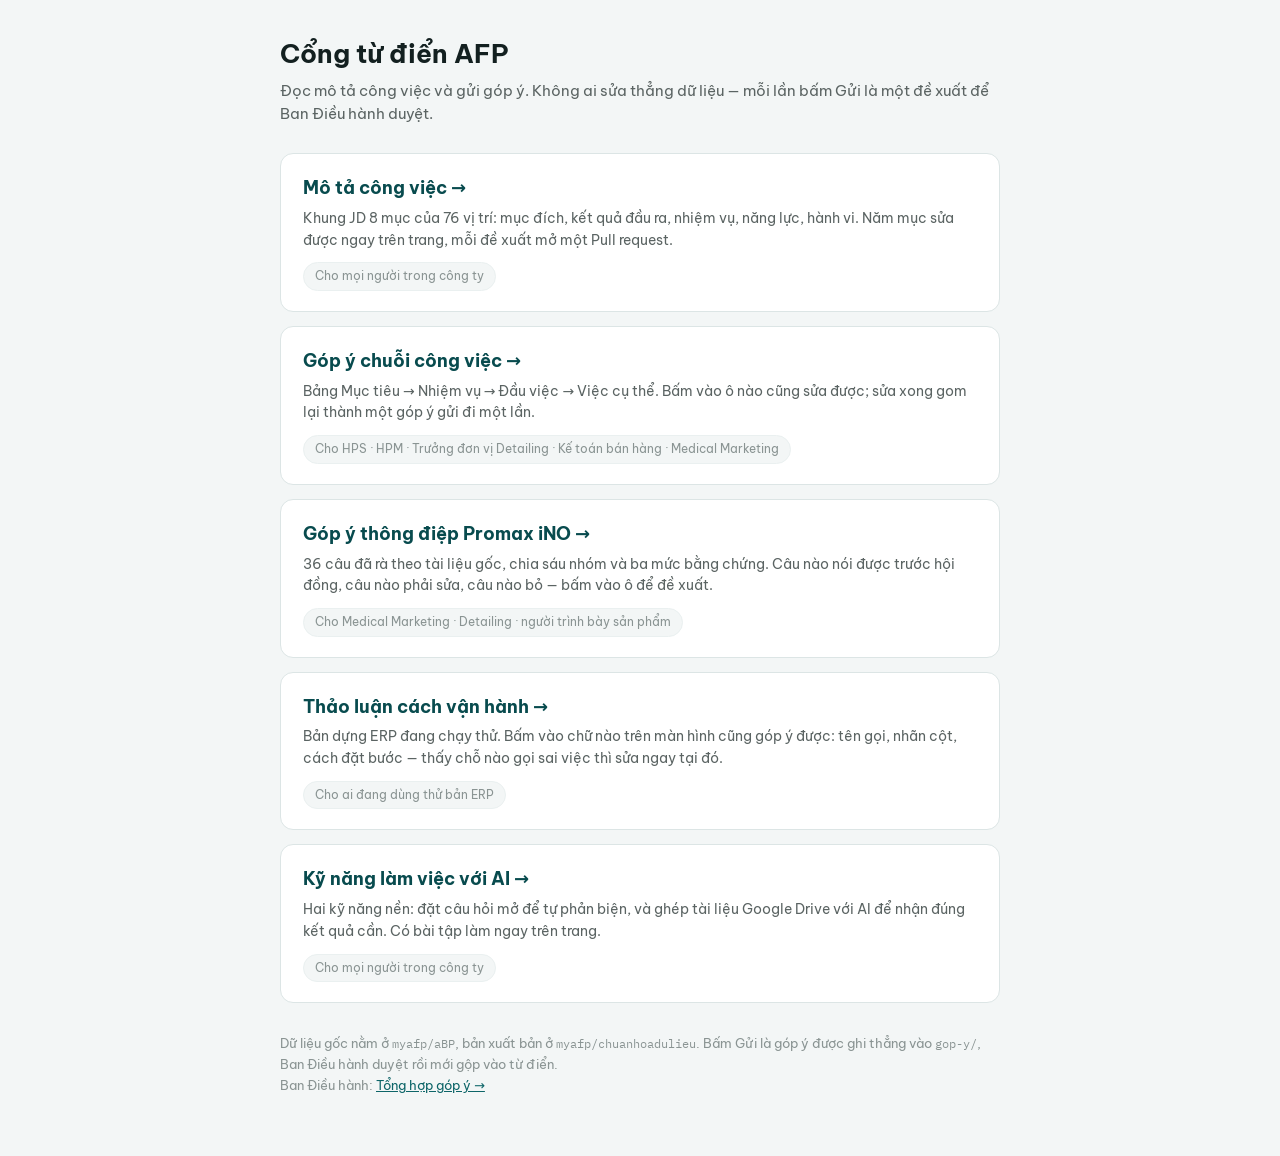
<file: index.html>
<!DOCTYPE html>
<html lang="vi">
<head>
<meta charset="UTF-8">
<meta name="viewport" content="width=device-width, initial-scale=1">
<title>AFP · Cổng từ điển</title>
<link rel="preconnect" href="https://fonts.googleapis.com">
<link rel="preconnect" href="https://fonts.gstatic.com" crossorigin>
<link rel="stylesheet" href="https://fonts.googleapis.com/css2?family=Be+Vietnam+Pro:wght@400;500;600;700&family=IBM+Plex+Mono:wght@400;500&display=swap">
<link rel="stylesheet" href="chung.css">
<style>
/* Chỉ trang cổng dùng mấy luật này, không nhét vào chung.css cho hai trang kia
   phải tải theo. */
.cong{max-width:760px;margin:0 auto;padding:38px 20px 60px}
.cong h1{font-size:26px;line-height:1.25;margin-bottom:8px}
.cong .dan{color:var(--mut);font-size:15px;margin-bottom:28px}
.loi-vao{display:grid;gap:14px}
.the-vao{display:block;background:var(--trang);border:1px solid var(--line);border-radius:13px;
  padding:20px 22px;text-decoration:none;color:inherit}
.the-vao:hover{border-color:var(--acc);box-shadow:0 4px 16px rgba(19,32,32,.07)}
.the-vao h2{font-size:18px;margin-bottom:6px;color:var(--acc2)}
.the-vao p{font-size:14px;color:var(--mut);line-height:1.55}
.the-vao .ai{display:inline-block;margin-top:11px;font-size:12px;color:var(--nhat);
  background:var(--bg);border:1px solid var(--line-mo);border-radius:20px;padding:4px 11px}
.cong .chan-cong{margin-top:30px;font-size:13px;color:var(--nhat);line-height:1.6}
.cong .chan-cong code{font-family:var(--mono);font-size:12px}
@media (max-width:760px){
  .cong{padding:24px 14px 48px}
  .cong h1{font-size:22px}
  .the-vao{padding:17px 16px}
}
</style>
</head>
<body>

<div class="cong">
  <h1>Cổng từ điển AFP</h1>
  <p class="dan">Đọc mô tả công việc và gửi góp ý. Không ai sửa thẳng dữ liệu — mỗi lần
     bấm Gửi là một đề xuất để Ban Điều hành duyệt.</p>

  <div class="loi-vao">
    <a class="the-vao" href="mo-ta-cong-viec.html">
      <h2>Mô tả công việc →</h2>
      <p>Khung JD 8 mục của 76 vị trí: mục đích, kết quả đầu ra, nhiệm vụ, năng lực,
         hành vi. Năm mục sửa được ngay trên trang, mỗi đề xuất mở một Pull request.</p>
      <span class="ai">Cho mọi người trong công ty</span>
    </a>

    <a class="the-vao" href="chuoi-cong-viec.html">
      <h2>Góp ý chuỗi công việc →</h2>
      <p>Bảng Mục tiêu → Nhiệm vụ → Đầu việc → Việc cụ thể. Bấm vào ô nào cũng sửa
         được; sửa xong gom lại thành một góp ý gửi đi một lần.</p>
      <span class="ai">Cho HPS · HPM · Trưởng đơn vị Detailing · Kế toán bán hàng · Medical Marketing</span>
    </a>

    <a class="the-vao" href="thong-diep-promax.html">
      <h2>Góp ý thông điệp Promax iNO →</h2>
      <p>36 câu đã rà theo tài liệu gốc, chia sáu nhóm và ba mức bằng chứng. Câu nào
         nói được trước hội đồng, câu nào phải sửa, câu nào bỏ — bấm vào ô để đề xuất.</p>
      <span class="ai">Cho Medical Marketing · Detailing · người trình bày sản phẩm</span>
    </a>

    <a class="the-vao" href="thao-luan-trien-khai.html">
      <h2>Thảo luận cách vận hành →</h2>
      <p>Bản dựng ERP đang chạy thử. Bấm vào chữ nào trên màn hình cũng góp ý được:
         tên gọi, nhãn cột, cách đặt bước — thấy chỗ nào gọi sai việc thì sửa ngay tại đó.</p>
      <span class="ai">Cho ai đang dùng thử bản ERP</span>
    </a>

    <a class="the-vao" href="ky-nang-lam-viec-voi-ai.html">
      <h2>Kỹ năng làm việc với AI →</h2>
      <p>Hai kỹ năng nền: đặt câu hỏi mở để tự phản biện, và ghép tài liệu Google Drive
         với AI để nhận đúng kết quả cần. Có bài tập làm ngay trên trang.</p>
      <span class="ai">Cho mọi người trong công ty</span>
    </a>
  </div>

  <p class="chan-cong">
    Dữ liệu gốc nằm ở <code>myafp/aBP</code>, bản xuất bản ở <code>myafp/chuanhoadulieu</code>.
    Bấm Gửi là góp ý được ghi thẳng vào <code>gop-y/</code>, Ban Điều hành duyệt rồi mới gộp vào từ điển.
    <br>Ban Điều hành: <a href="tong-hop.html">Tổng hợp góp ý →</a>
  </p>
</div>

<script src="chung.js"></script>
<script>kiemPhienBan();</script>

</body>
</html>
</file>
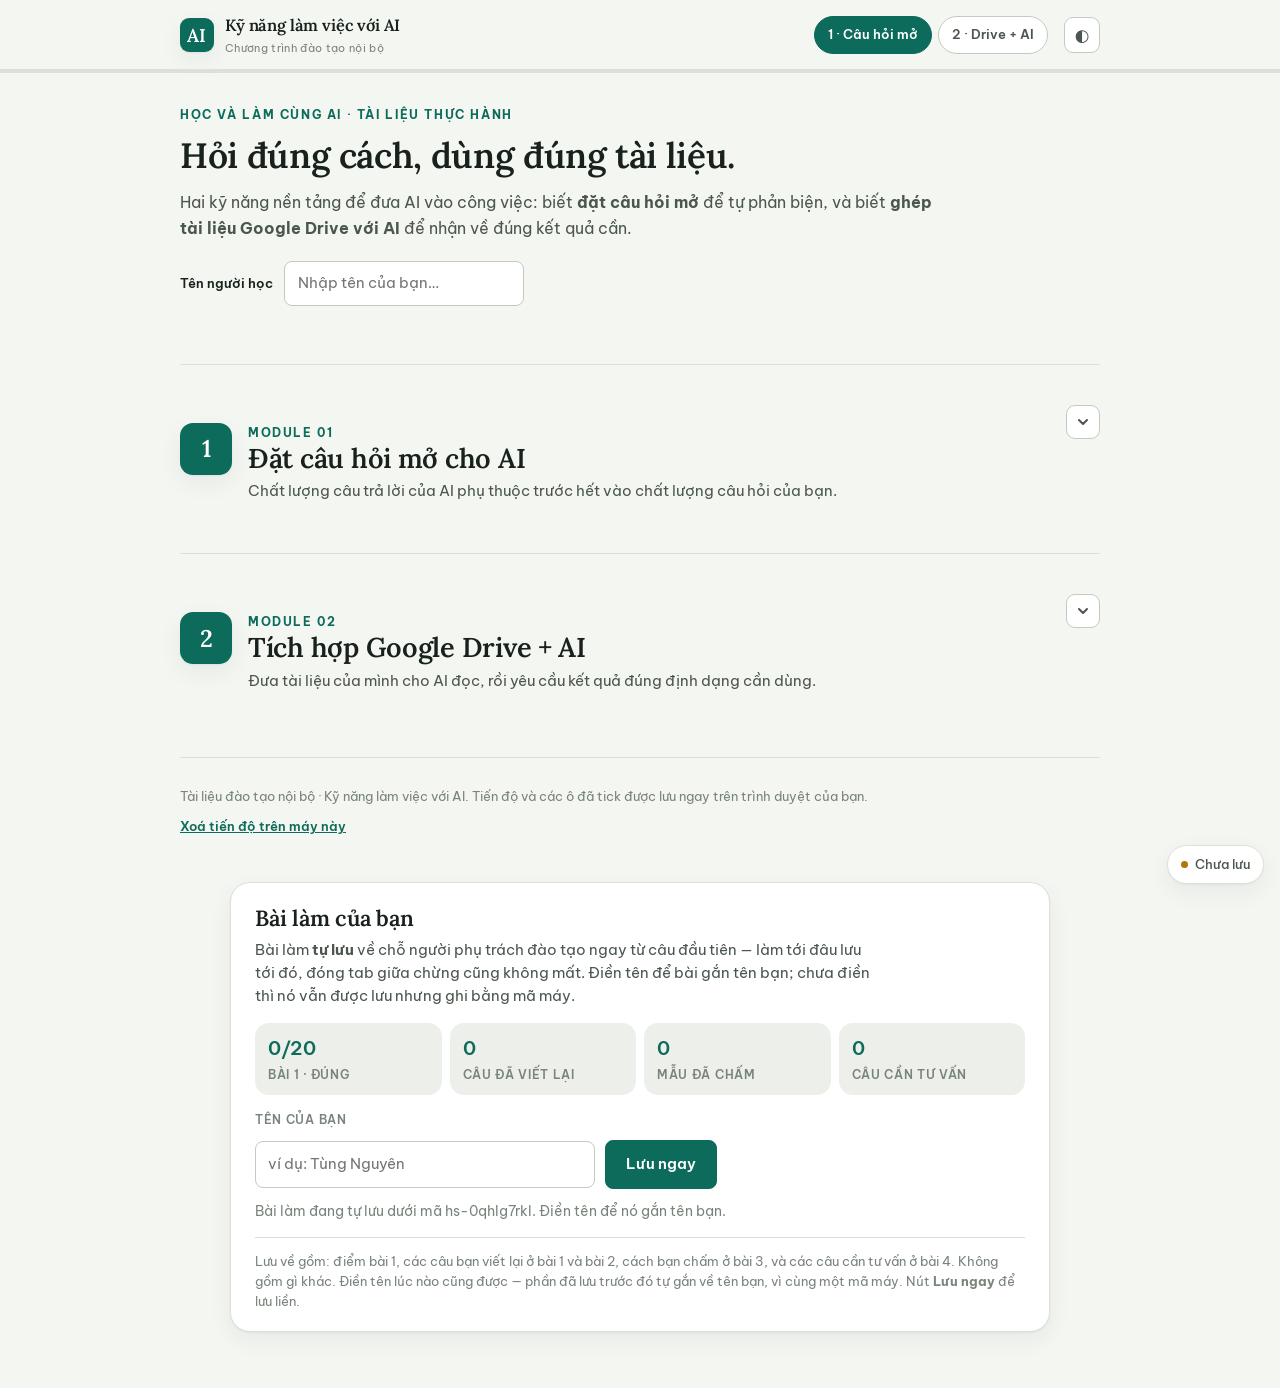
<file: ky-nang-lam-viec-voi-ai.html>
<!doctype html>
<html lang="vi">
<head>
<meta charset="utf-8">
<meta name="viewport" content="width=device-width, initial-scale=1">
<style>:root{color-scheme:light dark}body{margin:0}img{max-width:100%}[hidden]{display:none!important}</style>
</head>
<body>
<title>Kỹ năng làm việc với AI</title>
<link rel="preconnect" href="https://fonts.googleapis.com">
<link rel="preconnect" href="https://fonts.gstatic.com" crossorigin>
<link rel="stylesheet" href="https://fonts.googleapis.com/css2?family=Lora:ital,wght@0,500;0,600;1,500&family=Be+Vietnam+Pro:wght@400;500;600;700&display=swap">
<style>
  :root{
    --paper:#F4F6F2;
    --surface:#FFFFFF;
    --surface-2:#EDF0EA;
    --ink:#18211C;
    --ink-soft:#4B564E;
    --ink-faint:#79847B;
    --line:#DCE1D8;
    --line-strong:#C3CBBE;
    --pine:#0C6B5B;
    --pine-deep:#084F44;
    --pine-wash:#E4F0EC;
    --amber:#B5730B;
    --amber-wash:#F6ECD8;
    --good:#2E7D5B;
    --good-wash:#E1F0E7;
    --wrong:#B23A48;
    --wrong-wash:#F6E3E5;
    --shadow:0 1px 2px rgba(24,33,28,.05), 0 8px 24px rgba(24,33,28,.06);
    --shadow-lift:0 2px 4px rgba(24,33,28,.08), 0 16px 40px rgba(24,33,28,.10);
    --r-sm:8px; --r-md:14px; --r-lg:20px;
    --sans:"Be Vietnam Pro",-apple-system,"Segoe UI",system-ui,sans-serif;
    --serif:"Lora",Georgia,"Times New Roman",serif;
  }
  @media (prefers-color-scheme:dark){
    :root:not([data-theme="light"]){
      --paper:#10160F;
      --surface:#18211B;
      --surface-2:#1F2A22;
      --ink:#E8EDE6;
      --ink-soft:#AEB8AE;
      --ink-faint:#7C877E;
      --line:#2A362D;
      --line-strong:#3A4A3D;
      --pine:#3FC0A6;
      --pine-deep:#66D0BA;
      --pine-wash:#132A25;
      --amber:#E2AC4B;
      --amber-wash:#2A2314;
      --good:#5FC38C;
      --good-wash:#16281E;
      --wrong:#E38995;
      --wrong-wash:#2C1A1D;
      --shadow:0 1px 2px rgba(0,0,0,.3), 0 8px 24px rgba(0,0,0,.35);
      --shadow-lift:0 2px 4px rgba(0,0,0,.4), 0 16px 40px rgba(0,0,0,.5);
    }
  }
  :root[data-theme="dark"]{
    --paper:#10160F;
    --surface:#18211B;
    --surface-2:#1F2A22;
    --ink:#E8EDE6;
    --ink-soft:#AEB8AE;
    --ink-faint:#7C877E;
    --line:#2A362D;
    --line-strong:#3A4A3D;
    --pine:#3FC0A6;
    --pine-deep:#66D0BA;
    --pine-wash:#132A25;
    --amber:#E2AC4B;
    --amber-wash:#2A2314;
    --good:#5FC38C;
    --good-wash:#16281E;
    --wrong:#E38995;
    --wrong-wash:#2C1A1D;
    --shadow:0 1px 2px rgba(0,0,0,.3), 0 8px 24px rgba(0,0,0,.35);
    --shadow-lift:0 2px 4px rgba(0,0,0,.4), 0 16px 40px rgba(0,0,0,.5);
  }

  *{box-sizing:border-box}
  body{
    margin:0;background:var(--paper);color:var(--ink);
    font-family:var(--sans);font-size:16px;line-height:1.65;
    -webkit-font-smoothing:antialiased;
  }
  h1,h2,h3,h4{font-family:var(--serif);font-weight:600;line-height:1.2;text-wrap:balance;margin:0}
  p{margin:0}
  a{color:var(--pine)}
  .eyebrow{
    font-family:var(--sans);font-size:.72rem;font-weight:700;letter-spacing:.14em;
    text-transform:uppercase;color:var(--pine);
  }
  .wrap{max-width:960px;margin:0 auto;padding-inline:20px}

  /* ---------- Top bar ---------- */
  header.topbar{
    position:sticky;top:0;z-index:40;
    background:color-mix(in srgb,var(--paper) 88%,transparent);
    backdrop-filter:blur(10px);
    border-bottom:1px solid var(--line);
  }
  .topbar-inner{
    max-width:960px;margin:0 auto;padding:12px 20px;
    display:flex;align-items:center;gap:16px;flex-wrap:wrap;
  }
  .brand{display:flex;align-items:center;gap:11px;margin-right:auto}
  .brand .glyph{
    width:34px;height:34px;flex:none;border-radius:9px;
    background:var(--pine);color:#fff;display:grid;place-items:center;
    font-family:var(--serif);font-weight:600;font-size:1.15rem;box-shadow:var(--shadow);
  }
  .brand b{font-family:var(--serif);font-size:1.02rem;font-weight:600;letter-spacing:-.01em}
  .brand span{display:block;font-size:.7rem;color:var(--ink-faint);letter-spacing:.03em}
  .tabs{display:flex;gap:6px;flex-wrap:wrap}
  .tab{
    font:inherit;font-size:.82rem;font-weight:600;cursor:pointer;
    border:1px solid var(--line-strong);background:var(--surface);color:var(--ink-soft);
    padding:7px 13px;border-radius:999px;transition:.15s;
  }
  .tab:hover{border-color:var(--pine);color:var(--ink)}
  .tab[aria-current="true"]{background:var(--pine);border-color:var(--pine);color:#fff}
  .theme-btn{
    font:inherit;cursor:pointer;width:36px;height:36px;flex:none;border-radius:9px;
    border:1px solid var(--line-strong);background:var(--surface);color:var(--ink-soft);
    display:grid;place-items:center;font-size:1.05rem;
  }
  .theme-btn:hover{color:var(--ink);border-color:var(--pine)}

  /* progress rail */
  .progress-rail{height:3px;background:var(--line);position:relative;overflow:hidden}
  .progress-fill{position:absolute;inset:0 auto 0 0;width:0;background:var(--pine);transition:width .4s ease}

  /* ---------- Hero ---------- */
  .hero{padding:32px 0 24px}
  .hero .kicker{margin-bottom:11px}
  .hero h1{font-size:clamp(1.55rem,3.6vw,2.2rem);letter-spacing:-.01em;margin-bottom:11px}
  .hero .lede{font-size:1rem;color:var(--ink-soft);max-width:70ch}
  .hero .namebar{display:flex;align-items:center;gap:11px;flex-wrap:wrap;margin-top:20px}
  .hero .namebar label{font-size:.8rem;font-weight:600;color:var(--ink)}
  .hero .namebar input{font:inherit;font-size:.92rem;color:var(--ink);background:var(--surface);border:1.5px solid var(--line-strong);border-radius:var(--r-sm);padding:9px 13px;min-width:min(240px,100%)}
  .hero .namebar input:focus{outline:none;border-color:var(--pine)}
  .hero .namebar .hi{font-size:.9rem;font-weight:600;color:var(--pine)}
  .hero .namebar .hi[hidden]{display:none}
  .hero .meta{
    display:flex;gap:26px;flex-wrap:wrap;margin-top:28px;padding-top:22px;
    border-top:1px solid var(--line);
  }
  .hero .meta div span{display:block;font-size:.72rem;letter-spacing:.1em;text-transform:uppercase;color:var(--ink-faint);font-weight:600}
  .hero .meta div b{font-family:var(--serif);font-size:1.35rem;font-weight:600}

  /* module intro strip */
  .modstrip{display:grid;grid-template-columns:1fr 1fr;gap:16px;margin-top:8px}
  .modcard{
    background:var(--surface);border:1px solid var(--line);border-radius:var(--r-md);
    padding:20px;box-shadow:var(--shadow);cursor:pointer;transition:.15s;text-align:left;font:inherit;color:inherit;
    display:flex;flex-direction:column;gap:8px;
  }
  .modcard:hover{transform:translateY(-2px);box-shadow:var(--shadow-lift);border-color:var(--pine)}
  .modcard .num{font-family:var(--serif);font-size:.85rem;color:var(--pine);font-weight:600}
  .modcard h3{font-size:1.14rem}
  .modcard p{font-size:.9rem;color:var(--ink-soft)}
  .modcard .go{font-size:.82rem;font-weight:600;color:var(--pine);margin-top:auto}

  /* ---------- Section shell ---------- */
  section.module{padding:24px 0 8px;scroll-margin-top:120px}
  .sec-head{display:flex;align-items:flex-start;gap:16px;margin-bottom:8px}
  .sec-head .badge{
    font-family:var(--serif);font-size:1.5rem;font-weight:600;color:#fff;
    background:var(--pine);width:52px;height:52px;flex:none;border-radius:13px;
    display:grid;place-items:center;box-shadow:var(--shadow);
  }
  .sec-head h2{font-size:1.7rem;letter-spacing:-.01em}
  .sec-head p{font-size:.95rem;color:var(--ink-soft);margin-top:4px}
  .prose{max-width:68ch}
  .prose p{margin-top:14px;color:var(--ink-soft)}
  .prose p strong{color:var(--ink);font-weight:600}

  /* concept compare */
  .compare{display:grid;grid-template-columns:1fr 1fr;gap:14px;margin:22px 0}
  .qcol{border-radius:var(--r-md);padding:18px;border:1px solid var(--line)}
  .qcol.closed{background:var(--surface-2)}
  .qcol.open{background:var(--pine-wash);border-color:color-mix(in srgb,var(--pine) 30%,transparent)}
  .qcol h4{font-family:var(--sans);font-size:.78rem;font-weight:700;letter-spacing:.1em;text-transform:uppercase;margin-bottom:4px}
  .qcol.closed h4{color:var(--ink-faint)}
  .qcol.open h4{color:var(--pine-deep)}
  .qcol .sub{font-size:.82rem;color:var(--ink-faint);margin-bottom:12px}
  .qcol ul{margin:0;padding-left:18px;font-size:.92rem;color:var(--ink-soft)}
  .qcol li{margin:7px 0}
  .qcol li em{font-style:italic;color:var(--ink)}

  /* exercise panel */
  .exercise{
    position:relative;
    background:var(--surface);border:1px solid var(--line);border-left:4px solid var(--amber);
    border-radius:var(--r-md);box-shadow:var(--shadow);padding:22px;margin:22px 0;
  }
  .exercise > .ex-label{padding-right:48px}
  .exercise > h3{padding-right:48px}
  .module{position:relative}
  .module > .sec-head{padding-right:50px}
  .ex-toggle{
    position:absolute;top:18px;right:18px;width:34px;height:34px;border-radius:9px;
    border:1px solid var(--line-strong);background:var(--surface);color:var(--ink-soft);
    display:grid;place-items:center;cursor:pointer;transition:.15s;z-index:2;
  }
  .mod-toggle{top:6px;right:0}
  .ex-toggle:hover{border-color:var(--pine);color:var(--ink)}
  .ex-toggle:focus-visible{outline:2px solid var(--pine);outline-offset:2px}
  .ex-toggle svg{transition:transform .2s}
  .exercise:not(.collapsed) > .ex-toggle svg{transform:rotate(180deg)}
  .module:not(.collapsed) > .mod-toggle svg{transform:rotate(180deg)}
  .exercise.collapsed{padding-bottom:20px}
  .exercise.collapsed > :not(.ex-label):not(h3):not(.ex-toggle){display:none}
  .exercise.collapsed > h3{margin-bottom:0}
  .module.collapsed > :not(.sec-head):not(.mod-toggle){display:none}
  .exercise > .ex-label{
    font-size:.72rem;font-weight:700;letter-spacing:.12em;text-transform:uppercase;color:var(--amber);
    display:flex;align-items:center;gap:8px;margin-bottom:6px;
  }
  .exercise h3{font-size:1.2rem;margin-bottom:4px}
  .exercise > .ex-desc{font-size:.9rem;color:var(--ink-soft);margin-bottom:16px}

  /* quiz */
  .quiz-q{font-family:var(--serif);font-size:1.2rem;font-weight:500;margin-bottom:16px;text-wrap:balance}
  .quiz-count{font-size:.78rem;color:var(--ink-faint);font-weight:600;letter-spacing:.04em}
  .choices{display:flex;gap:10px;flex-wrap:wrap}
  .choice{
    flex:1 1 160px;font:inherit;font-weight:600;cursor:pointer;text-align:left;
    border:1.5px solid var(--line-strong);background:var(--surface);color:var(--ink);
    padding:13px 16px;border-radius:var(--r-sm);transition:.14s;display:flex;align-items:center;gap:10px;
  }
  .choice .dot{width:10px;height:10px;border-radius:50%;border:2px solid var(--ink-faint);flex:none}
  .choice:hover:not(:disabled){border-color:var(--pine)}
  .choice.pick-open .dot{border-color:var(--pine)}
  .choice.pick-closed .dot{border-color:var(--ink-faint)}
  .choice.correct{background:var(--good-wash);border-color:var(--good);color:var(--ink)}
  .choice.correct .dot{background:var(--good);border-color:var(--good)}
  .choice.incorrect{background:var(--wrong-wash);border-color:var(--wrong)}
  .choice.incorrect .dot{background:var(--wrong);border-color:var(--wrong)}
  .choice:disabled{cursor:default}
  .feedback{
    margin-top:14px;padding:13px 15px;border-radius:var(--r-sm);font-size:.9rem;
    background:var(--surface-2);border:1px solid var(--line);line-height:1.55;
  }
  .feedback[hidden]{display:none}
  .feedback b{font-weight:600}
  .feedback .verdict{font-weight:700}
  .feedback.ok .verdict{color:var(--good)}
  .feedback.no .verdict{color:var(--wrong)}
  /* wrong-answer practice */
  .practice{margin-top:14px;padding:16px 17px;border-radius:var(--r-sm);background:var(--surface-2);border:1px dashed var(--line-strong)}
  .practice[hidden]{display:none}
  .pr-tip{font-size:.82rem;font-weight:600;color:var(--amber);margin-bottom:14px}
  .pr-label{display:block;font-size:.85rem;font-weight:600;color:var(--ink)}
  .pr-row{display:flex;align-items:center;gap:11px;flex-wrap:wrap;margin-bottom:18px}
  .pr-select{font:inherit;font-size:.88rem;color:var(--ink);background:var(--surface);border:1.5px solid var(--line-strong);border-radius:var(--r-sm);padding:8px 12px}
  .pr-select:focus{outline:none;border-color:var(--pine)}
  .pr-recheck{font-size:.85rem;font-weight:700}
  .pr-recheck.ok{color:var(--good)}
  .pr-recheck.no{color:var(--wrong)}
  .pr-write .pr-label{margin-bottom:7px}
  .pr-write textarea{font:inherit;font-size:.92rem;color:var(--ink);background:var(--surface);border:1.5px solid var(--line-strong);border-radius:var(--r-sm);padding:10px 12px;width:100%;min-height:62px;resize:vertical;line-height:1.55}
  .pr-write textarea:focus{outline:none;border-color:var(--pine)}
  .pr-reveal{margin-top:12px}
  .pr-reveal:not(:disabled){box-shadow:0 0 0 3px var(--pine-wash)}
  .pr-model{margin-top:14px;padding:13px 15px;background:var(--pine-wash);border-radius:var(--r-sm);border:1px solid color-mix(in srgb,var(--pine) 25%,transparent)}
  .pr-model[hidden]{display:none}
  .pr-model .tag{font-size:.68rem;font-weight:700;letter-spacing:.08em;text-transform:uppercase;color:var(--pine-deep);display:block;margin-bottom:3px}
  .pr-model p{font-family:var(--serif);font-size:1.04rem}

  .quiz-foot{display:flex;align-items:center;justify-content:space-between;gap:12px;margin-top:16px;flex-wrap:wrap}
  .btn{
    font:inherit;font-weight:600;cursor:pointer;border-radius:var(--r-sm);padding:10px 18px;
    border:1px solid var(--pine);background:var(--pine);color:#fff;transition:.14s;
  }
  .btn:hover{background:var(--pine-deep);border-color:var(--pine-deep)}
  .btn.ghost{background:transparent;color:var(--pine)}
  .btn.ghost:hover{background:var(--pine-wash)}
  .btn:disabled{opacity:.4;cursor:default}
  .scorepill{font-size:.85rem;font-weight:600;color:var(--ink-soft)}
  .scorepill b{color:var(--pine);font-family:var(--serif)}

  /* rewrite cards */
  .rw{border:1px solid var(--line);border-radius:var(--r-sm);padding:15px 16px;margin-top:12px;background:var(--surface)}
  .rw .closed-q{font-size:.95rem}
  .rw .closed-q .tag{font-size:.68rem;font-weight:700;letter-spacing:.08em;text-transform:uppercase;color:var(--ink-faint);display:block;margin-bottom:2px}
  .rw .closed-q i{font-style:italic}
  .rw .reveal-btn{
    font:inherit;font-size:.82rem;font-weight:600;cursor:pointer;margin-top:11px;
    background:transparent;border:1px dashed var(--line-strong);color:var(--pine);
    padding:7px 13px;border-radius:999px;
  }
  .rw .reveal-btn:hover{border-color:var(--pine);border-style:solid}
  .rw .model{margin-top:12px;padding:13px 15px;background:var(--pine-wash);border-radius:var(--r-sm);border:1px solid color-mix(in srgb,var(--pine) 25%,transparent)}
  .rw .model[hidden]{display:none}
  .rw .model .tag{font-size:.68rem;font-weight:700;letter-spacing:.08em;text-transform:uppercase;color:var(--pine-deep);display:block;margin-bottom:2px}
  .rw .model p{font-family:var(--serif);font-size:1.02rem}
  .rw .model .why{font-family:var(--sans);font-size:.83rem;color:var(--ink-soft);margin-top:8px}
  .rw .rw-label{display:block;font-size:.85rem;font-weight:600;color:var(--ink);margin:13px 0 7px}
  .rw > .rw-label:first-child{margin-top:2px}
  .rw .rw2-select{font:inherit;font-size:.9rem;color:var(--ink);background:var(--surface);border:1.5px solid var(--line-strong);border-radius:var(--r-sm);padding:10px 12px;width:100%;max-width:100%}
  .rw .rw2-select:focus{outline:none;border-color:var(--pine)}
  .rw .rw-input{font:inherit;font-size:.92rem;color:var(--ink);background:var(--surface);border:1.5px solid var(--line-strong);border-radius:var(--r-sm);padding:10px 12px;width:100%;min-height:58px;resize:vertical;line-height:1.55}
  .rw .rw-input:focus{outline:none;border-color:var(--pine)}
  .rw .rw-reveal{margin-top:11px}
  .rw .rw-reveal:not(:disabled){box-shadow:0 0 0 3px var(--pine-wash)}
  .rw .rw-compare{display:grid;grid-template-columns:1fr 1fr;gap:12px;margin-top:15px}
  .rw .rw-compare[hidden]{display:none}
  .rw .rw-side{padding:13px 15px;border-radius:var(--r-sm)}
  .rw .rw-side.you{background:var(--surface-2);border:1px solid var(--line)}
  .rw .rw-side.ai{background:var(--pine-wash);border:1px solid color-mix(in srgb,var(--pine) 25%,transparent)}
  .rw .rw-side .tag{font-size:.68rem;font-weight:700;letter-spacing:.08em;text-transform:uppercase;display:block;margin-bottom:5px}
  .rw .rw-side.you .tag{color:var(--ink-faint)}
  .rw .rw-side.ai .tag{color:var(--pine-deep)}
  .rw .rw-side p{font-family:var(--serif);font-size:1rem;line-height:1.45}
  .rw .rw-side.you p.empty{font-family:var(--sans);font-style:italic;color:var(--ink-faint)}
  .rw .rw-why{grid-column:1 / -1;font-size:.85rem;color:var(--ink-soft);line-height:1.55}
  .rw .rw-why b{color:var(--ink);font-weight:600}

  /* rubric checklist */
  .rubric{display:flex;flex-direction:column;gap:2px;margin-top:4px}
  .rubric-item{
    display:flex;gap:13px;align-items:flex-start;padding:13px 4px;
    border-bottom:1px solid var(--line);cursor:pointer;
  }
  .rubric-item:last-child{border-bottom:0}
  .rubric-item input{position:absolute;opacity:0;width:0;height:0}
  .rubric-item .box{
    width:22px;height:22px;flex:none;border-radius:6px;border:2px solid var(--line-strong);
    display:grid;place-items:center;margin-top:1px;transition:.14s;color:#fff;font-size:.8rem;
  }
  .rubric-item input:checked + .box{background:var(--good);border-color:var(--good)}
  .rubric-item input:focus-visible + .box{outline:2px solid var(--pine);outline-offset:2px}
  .rubric-item .rtext b{font-weight:600;display:block}
  .rubric-item .rtext span{font-size:.85rem;color:var(--ink-soft)}
  .rubric-tally{
    margin-top:16px;padding:14px 16px;border-radius:var(--r-sm);font-size:.92rem;
    background:var(--surface-2);border:1px solid var(--line);
  }
  .rubric-tally b{font-family:var(--serif);color:var(--pine)}

  /* Bài tập 3 — lượng giá */
  .ev-sample{margin-top:12px;border:1px solid var(--line);border-radius:var(--r-sm);overflow:hidden}
  .ev-sample .ev-q,.ev-sample .ev-a{padding:13px 15px}
  .ev-sample .ev-q{background:var(--surface-2);border-bottom:1px solid var(--line)}
  .ev-sample .tag{font-size:.68rem;font-weight:700;letter-spacing:.08em;text-transform:uppercase;color:var(--ink-faint);display:block;margin-bottom:4px}
  .ev-sample .ev-a .tag{color:var(--pine-deep)}
  .ev-sample .ev-q p{font-size:.92rem;color:var(--ink-soft)}
  .ev-sample .ev-a p{font-family:var(--serif);font-size:1.02rem;line-height:1.5}
  .ev-score-label{font-size:.85rem;font-weight:600;color:var(--ink);margin:17px 0 4px}
  .ev-score-label em{font-style:italic;color:var(--pine)}
  #ev3Send{margin-top:14px}
  .ev-result{margin-top:16px}
  .ev-result[hidden]{display:none}
  .ev-match{font-size:.95rem;font-weight:600;padding:12px 14px;border-radius:var(--r-sm);background:var(--pine-wash);border:1px solid color-mix(in srgb,var(--pine) 25%,transparent);margin-bottom:8px}
  .ev-match b{font-family:var(--serif)}
  .ev-ref .ev-row{display:flex;align-items:flex-start;gap:12px;padding:11px 2px;border-bottom:1px solid var(--line)}
  .ev-ref .ev-row:last-child{border-bottom:0}
  .ev-ref .ev-badge{font-size:.68rem;font-weight:700;letter-spacing:.03em;padding:3px 9px;border-radius:999px;white-space:nowrap;flex:none;margin-top:2px}
  .ev-ref .ev-badge.yes{background:var(--good-wash);color:var(--good)}
  .ev-ref .ev-badge.no{background:var(--surface-2);color:var(--ink-faint)}
  .ev-ref .ev-crit{flex:1}
  .ev-ref .ev-crit b{font-weight:600;display:block;font-size:.92rem}
  .ev-ref .ev-crit .ev-your{font-size:.8rem;font-weight:600}
  .ev-ref .ev-crit .ev-your.ok{color:var(--good)}
  .ev-ref .ev-crit .ev-your.miss{color:var(--wrong)}

  /* Bài tập 4 — câu hỏi cần tư vấn */
  .adv-input{font:inherit;font-size:.92rem;color:var(--ink);background:var(--surface);border:1.5px solid var(--line-strong);border-radius:var(--r-sm);padding:11px 13px;width:100%;min-height:130px;resize:vertical;line-height:1.55}
  .adv-input:focus{outline:none;border-color:var(--pine)}
  .adv-row{display:flex;align-items:center;gap:13px;margin-top:13px}
  .adv-saved{font-size:.85rem;font-weight:600;color:var(--good)}
  .adv-saved[hidden]{display:none}

  /* ---------- Module 2 workflow ---------- */
  .flow{display:grid;grid-template-columns:repeat(4,1fr);gap:12px;margin:22px 0}
  .flow-step{background:var(--surface);border:1px solid var(--line);border-radius:var(--r-md);padding:16px;box-shadow:var(--shadow);position:relative}
  .flow-step .n{font-family:var(--serif);font-size:.8rem;font-weight:600;color:#fff;background:var(--pine);width:26px;height:26px;border-radius:8px;display:grid;place-items:center;margin-bottom:10px}
  .flow-step h4{font-family:var(--sans);font-size:.92rem;font-weight:600;margin-bottom:4px}
  .flow-step p{font-size:.82rem;color:var(--ink-soft)}

  /* prompt builder */
  .builder{display:grid;grid-template-columns:1fr 1fr;gap:18px}
  .field{display:flex;flex-direction:column;gap:6px;margin-bottom:14px}
  .field label{font-size:.8rem;font-weight:600;color:var(--ink)}
  .field .hint{font-size:.75rem;color:var(--ink-faint);font-weight:400}
  .field input,.field textarea,.field select{
    font:inherit;font-size:.9rem;color:var(--ink);background:var(--surface);
    border:1.5px solid var(--line-strong);border-radius:var(--r-sm);padding:10px 12px;width:100%;
  }
  .field textarea{resize:vertical;min-height:64px;line-height:1.5}
  .field input:focus,.field textarea:focus,.field select:focus{outline:none;border-color:var(--pine)}
  .fmt-grid{display:grid;grid-template-columns:1fr 1fr;gap:8px}
  .fmt{
    font:inherit;font-size:.82rem;font-weight:600;cursor:pointer;text-align:left;
    border:1.5px solid var(--line-strong);background:var(--surface);color:var(--ink-soft);
    padding:9px 11px;border-radius:var(--r-sm);display:flex;flex-direction:column;gap:1px;transition:.14s;
  }
  .fmt small{font-weight:400;font-size:.72rem;color:var(--ink-faint)}
  .fmt:hover{border-color:var(--pine)}
  .fmt[aria-pressed="true"]{background:var(--pine-wash);border-color:var(--pine);color:var(--pine-deep)}
  .fmt[aria-pressed="true"] small{color:var(--pine-deep)}
  .out{display:flex;flex-direction:column}
  .out-head{display:flex;align-items:center;justify-content:space-between;margin-bottom:8px}
  .out-head span{font-size:.8rem;font-weight:600;color:var(--ink)}
  .copy-btn{font:inherit;font-size:.8rem;font-weight:600;cursor:pointer;border:1px solid var(--pine);background:var(--pine);color:#fff;padding:7px 14px;border-radius:999px;transition:.14s}
  .copy-btn:hover{background:var(--pine-deep)}
  .prompt-out{
    flex:1;background:var(--surface-2);border:1px solid var(--line);border-radius:var(--r-sm);
    padding:15px 16px;font-size:.9rem;line-height:1.6;white-space:pre-wrap;color:var(--ink);
    min-height:260px;overflow:auto;
  }
  .prompt-out .ph{color:var(--ink-faint);font-style:italic}

  /* output format guide */
  .fmt-cards{display:grid;grid-template-columns:repeat(4,1fr);gap:12px;margin-top:6px}
  .fmt-card{background:var(--surface);border:1px solid var(--line);border-radius:var(--r-md);padding:16px;box-shadow:var(--shadow)}
  .fmt-card .ic{font-family:var(--serif);font-weight:600;font-size:.95rem;color:var(--pine);border:1px solid var(--line-strong);border-radius:7px;padding:2px 9px;display:inline-block;margin-bottom:9px}
  .fmt-card h4{font-family:var(--sans);font-size:.92rem;font-weight:600;margin-bottom:4px}
  .fmt-card p{font-size:.82rem;color:var(--ink-soft)}

  .callout{
    background:var(--amber-wash);border:1px solid color-mix(in srgb,var(--amber) 35%,transparent);
    border-radius:var(--r-md);padding:18px 20px;margin:22px 0;
  }
  .callout .ct{font-family:var(--sans);font-size:.75rem;font-weight:700;letter-spacing:.1em;text-transform:uppercase;color:var(--amber);margin-bottom:6px}
  .callout p{font-size:.92rem;color:var(--ink-soft)}
  .callout p strong{color:var(--ink)}

  footer{border-top:1px solid var(--line);margin-top:48px;padding:28px 0 44px}
  footer p{font-size:.82rem;color:var(--ink-faint)}
  footer .reset{font:inherit;font-size:.8rem;font-weight:600;cursor:pointer;background:transparent;border:0;color:var(--pine);padding:0;margin-top:8px;text-decoration:underline}

  .divider{height:1px;background:var(--line);margin:34px 0;border:0}

  @media (max-width:720px){
    .modstrip,.compare,.builder,.flow,.fmt-cards,.fmt-grid,.rw .rw-compare{grid-template-columns:1fr}
    .flow{grid-template-columns:1fr 1fr}
    .hero{padding:26px 0 20px}
    .brand span{display:none}
  }
  @media (prefers-reduced-motion:reduce){*{transition:none!important;animation:none!important}}
</style>

<header class="topbar">
  <div class="topbar-inner">
    <div class="brand">
      <span class="glyph">AI</span>
      <div><b>Kỹ năng làm việc với AI</b><span>Chương trình đào tạo nội bộ</span></div>
    </div>
    <nav class="tabs" aria-label="Chuyển module">
      <button class="tab" data-goto="mod1" aria-current="false">1 · Câu hỏi mở</button>
      <button class="tab" data-goto="mod2" aria-current="false">2 · Drive + AI</button>
    </nav>
    <button class="theme-btn" id="themeBtn" aria-label="Đổi giao diện sáng/tối" title="Sáng / tối">◐</button>
  </div>
  <div class="progress-rail"><div class="progress-fill" id="progressFill"></div></div>
</header>

<main>
  <div class="wrap">

    <!-- HERO -->
    <section class="hero">
      <div class="kicker eyebrow">Học và làm cùng AI · Tài liệu thực hành</div>
      <h1>Hỏi đúng cách, dùng đúng tài liệu.</h1>
      <p class="lede">Hai kỹ năng nền tảng để đưa AI vào công việc: biết <strong>đặt câu hỏi mở</strong> để tự phản biện, và biết <strong>ghép tài liệu Google Drive với AI</strong> để nhận về đúng kết quả cần.</p>
      <div class="namebar">
        <label for="learnerName">Tên người học</label>
        <input id="learnerName" type="text" placeholder="Nhập tên của bạn…" autocomplete="name">
        <span class="hi" id="learnerHi" hidden></span>
      </div>
    </section>

    <hr class="divider">

    <!-- ================= MODULE 1 ================= -->
    <section class="module" id="mod1">
      <div class="sec-head">
        <div class="badge">1</div>
        <div>
          <div class="eyebrow">Module 01</div>
          <h2>Đặt câu hỏi mở cho AI</h2>
          <p>Chất lượng câu trả lời của AI phụ thuộc trước hết vào chất lượng câu hỏi của bạn.</p>
        </div>
      </div>

      <div class="prose">
        <p><strong>Câu hỏi đóng</strong> thường chỉ mời một câu trả lời ngắn — có/không, một con số, một lựa chọn. Nó hữu ích khi bạn cần xác nhận một sự thật cụ thể. <strong>Câu hỏi mở</strong> mời AI trình bày nhiều góc nhìn, nêu giả định và phương án — hữu ích khi bạn đang muốn <em>hiểu vấn đề</em> chứ chưa cần chốt đáp án. Mục tiêu của bạn: nhận ra mình đang cần loại nào, và hỏi cho đúng loại đó.</p>
      </div>

      <!-- Exercise 1: classify -->
      <div class="exercise" id="quizBox">
        <div class="ex-label">◇ Bài tập 1 — Phân loại</div>
        <h3>Đây là câu hỏi mở cho AI hay câu hỏi đóng cho AI?</h3>
        <p class="ex-desc">Đọc từng câu và chọn. Sau khi chọn, bạn sẽ thấy giải thích ngắn.</p>

        <div class="quiz-count" id="quizCount"></div>
        <p class="quiz-q" id="quizQ"></p>
        <div class="choices">
          <button class="choice" data-ans="open"><span class="dot"></span>Câu hỏi mở</button>
          <button class="choice" data-ans="closed"><span class="dot"></span>Câu hỏi đóng</button>
        </div>
        <div class="feedback" id="quizFb" hidden></div>

        <div class="practice" id="quizPractice" hidden>
          <div class="pr-write">
            <label class="pr-label" for="prText">Hãy viết lại câu hỏi này thành câu hỏi mở:</label>
            <textarea id="prText" placeholder="Nhập câu hỏi bạn viết lại ở đây…"></textarea>
            <button class="btn pr-reveal" id="prReveal" disabled>Xem cách AI viết</button>
          </div>
          <div class="pr-model" id="prModel" hidden>
            <span class="tag">Cách AI viết</span>
            <p id="prModelText"></p>
          </div>
        </div>

        <div class="quiz-foot">
          <span class="scorepill">Đúng: <b id="quizScore">0</b> / <span id="quizTotal">0</span></span>
          <div style="display:flex;gap:8px">
            <button class="btn ghost" id="quizRestart">Làm lại</button>
            <button class="btn" id="quizNext" disabled>Câu tiếp →</button>
          </div>
        </div>
      </div>

      <!-- Exercise 2: rewrite -->
      <div class="exercise">
        <div class="ex-label">◇ Bài tập 2 — Viết lại</div>
        <h3>Chuyển câu hỏi đóng thành câu hỏi mở</h3>
        <p class="ex-desc">Chọn một câu hỏi đóng trong danh sách (100 câu), tự viết lại thành câu hỏi mở, rồi bấm “Xem cách AI viết” để đặt cạnh câu của bạn và tự đối chiếu.</p>
        <div class="rw">
          <label class="rw-label" for="rw2Select">Chọn câu hỏi đóng để luyện:</label>
          <select class="rw2-select" id="rw2Select"></select>
          <label class="rw-label" for="rw2Input">Bạn viết lại thành câu hỏi mở:</label>
          <textarea class="rw-input" id="rw2Input" placeholder="Nhập câu hỏi mở của bạn…"></textarea>
          <button class="btn rw-reveal" id="rw2Reveal" type="button" disabled>Xem cách AI viết</button>
          <div class="rw-compare" id="rw2Compare" hidden>
            <div class="rw-side you"><span class="tag">Bạn đã viết</span><p class="rw-you" id="rw2You"></p></div>
            <div class="rw-side ai"><span class="tag">Cách AI viết</span><p id="rw2Ai"></p></div>
            <div class="rw-why">Thay câu hỏi có/không (hoặc một dữ kiện) bằng câu mời AI trình bày khung suy nghĩ và nhiều lựa chọn. <b>Tự soi:</b> câu của bạn đã mời AI phân tích hoặc đưa nhiều phương án chưa, hay vẫn chỉ dẫn tới trả lời có/không?</div>
          </div>
        </div>
      </div>

      <!-- Exercise 3: lượng giá -->
      <div class="exercise" style="border-left-color:var(--pine)">
        <div class="ex-label" style="color:var(--pine)">◇ Bài tập 3 — Chấm điểm câu hỏi</div>
        <h3>Chấm điểm các câu hỏi mẫu</h3>
        <p class="ex-desc">Chọn một mục tiêu cần hỏi. Trang sẽ đưa ra câu hỏi mà AI đề xuất dùng cho mục tiêu đó — bạn chấm câu <em>hỏi</em> ấy theo 5 tiêu chí, bấm “Gửi cách tôi chấm”, rồi đọc phân tích. Mười câu có năm câu hỏi tốt và năm câu kém, không theo thứ tự.</p>
        <div class="rw">
          <label class="rw-label" for="ev3Select">Chọn mục tiêu cần hỏi:</label>
          <select class="rw2-select" id="ev3Select"></select>
          <div class="ev-sample">
            <div class="ev-q"><span class="tag">Mục tiêu</span><p id="ev3Q"></p></div>
            <div class="ev-a"><span class="tag">Câu hỏi AI đề xuất</span><p id="ev3A"></p></div>
          </div>
          <div class="ev-score-label">Bạn chấm: tick những tiêu chí câu <em>hỏi</em> này đạt</div>
          <div class="rubric" id="ev3Rubric"></div>
          <button class="btn rw-reveal" id="ev3Send" type="button">Gửi cách tôi chấm</button>
          <div class="ev-result" id="ev3Result" hidden>
            <div class="ev-match" id="ev3Match"></div>
            <div class="ev-ref" id="ev3Ref"></div>
            <div class="rw-why" id="ev3Note"></div>
          </div>
        </div>
      </div>

      <!-- Exercise 4: câu hỏi cần tư vấn -->
      <div class="exercise" style="border-left-color:var(--pine)">
        <div class="ex-label" style="color:var(--pine)">◇ Bài tập 4 — Các câu hỏi cần tư vấn</div>
        <h3>Các câu hỏi cần tư vấn thêm</h3>
        <p class="ex-desc">Hãy mô tả các câu hỏi cần tư vấn thêm dựa trên tình huống cụ thể của bạn. Bạn có thể lưu tối đa 10 câu.</p>
        <div class="rw">
          <label class="rw-label" for="advSelect">Chọn câu cần tư vấn:</label>
          <select class="rw2-select" id="advSelect"></select>
          <label class="rw-label" for="advInput">Nội dung câu cần tư vấn:</label>
          <textarea class="adv-input" id="advInput" placeholder="Nhập câu bạn cần được tư vấn thêm ở đây…"></textarea>
          <div class="adv-row">
            <button class="btn" id="advSave" type="button">Lưu</button>
            <span class="adv-saved" id="advSaved" hidden>Đã lưu ✓</span>
          </div>
        </div>
      </div>

      <div class="callout">
        <div class="ct">Ghi nhớ</div>
        <p><strong>Hỏi mở để hiểu, hỏi đóng để chốt.</strong> Một quy trình tốt thường là: bắt đầu bằng câu hỏi mở để lấy các góc nhìn, rồi thu hẹp bằng câu hỏi đóng để xác nhận. Và luôn lượng giá câu trả lời trước khi dùng nó vào việc thật.</p>
      </div>
    </section>

    <hr class="divider">

    <!-- ================= MODULE 2 ================= -->
    <section class="module" id="mod2">
      <div class="sec-head">
        <div class="badge">2</div>
        <div>
          <div class="eyebrow">Module 02</div>
          <h2>Tích hợp Google Drive + AI</h2>
          <p>Đưa tài liệu của mình cho AI đọc, rồi yêu cầu kết quả đúng định dạng cần dùng.</p>
        </div>
      </div>

      <div class="prose">
        <p>AI mạnh nhất khi làm việc trên <strong>tài liệu thật của bạn</strong>, không phải kiến thức chung chung. Bằng cách dán link Google Drive (tài liệu, sheet, thư mục) kèm một yêu cầu rõ ràng, bạn để AI đọc đúng nguồn rồi trả về: đoạn phân tích ngay trong chat, hoặc file tổng hợp dạng Word, PPT, Excel, hay một trang tương tác (artifact) để chia sẻ.</p>
      </div>

      <div class="flow">
        <div class="flow-step"><div class="n">1</div><h4>Chuẩn bị tài liệu</h4><p>Đặt file trên Drive và bật quyền xem cho tài khoản đang dùng với AI.</p></div>
        <div class="flow-step"><div class="n">2</div><h4>Dán link + nêu vấn đề</h4><p>Gắn link và nói rõ bạn đang cần giải quyết điều gì.</p></div>
        <div class="flow-step"><div class="n">3</div><h4>Ra yêu cầu đầu ra</h4><p>Chọn định dạng: phân tích, Word, PPT, Excel hay artifact.</p></div>
        <div class="flow-step"><div class="n">4</div><h4>Lượng giá &amp; hỏi sâu</h4><p>Áp bảng tiêu chí ở Module 1, rồi hỏi tiếp để hoàn thiện.</p></div>
      </div>

      <!-- Prompt builder -->
      <div class="exercise" id="builderBox">
        <div class="ex-label">◇ Công cụ — Trình tạo prompt</div>
        <h3>Ghép một yêu cầu hoàn chỉnh cho AI</h3>
        <p class="ex-desc">Điền các ô bên trái, prompt bên phải tự cập nhật. Bấm “Sao chép” rồi dán vào AI kèm link Drive.</p>

        <div class="builder">
          <div>
            <div class="field">
              <label for="fGoal">Vấn đề / mục tiêu bạn cần giải quyết</label>
              <span class="hint">Càng cụ thể càng tốt — nó là phần quan trọng nhất.</span>
              <textarea id="fGoal" placeholder="VD: Tổng hợp doanh số 3 tháng gần nhất theo nhóm sản phẩm và chỉ ra sản phẩm đang chững lại."></textarea>
            </div>
            <div class="field">
              <label for="fLinks">Link tài liệu Google Drive</label>
              <span class="hint">Mỗi link một dòng (file, sheet hoặc thư mục).</span>
              <textarea id="fLinks" placeholder="https://drive.google.com/...
https://docs.google.com/spreadsheets/..."></textarea>
            </div>
            <div class="field">
              <label for="fContext">Bối cảnh &amp; ràng buộc <span class="hint">(không bắt buộc)</span></label>
              <input id="fContext" type="text" placeholder="VD: Người đọc là ban giám đốc; chỉ dùng số liệu trong file.">
            </div>
            <div class="field">
              <label>Định dạng đầu ra mong muốn</label>
              <div class="fmt-grid" id="fmtGrid">
                <button class="fmt" data-fmt="chat" aria-pressed="true">Phân tích trong chat<small>Trao đổi, hỏi đáp nhanh</small></button>
                <button class="fmt" data-fmt="word" aria-pressed="false">File Word<small>Báo cáo, văn bản dài</small></button>
                <button class="fmt" data-fmt="ppt" aria-pressed="false">Bản trình bày PPT<small>Trình bày, họp</small></button>
                <button class="fmt" data-fmt="excel" aria-pressed="false">Bảng tính Excel<small>Số liệu, công thức</small></button>
                <button class="fmt" data-fmt="artifact" aria-pressed="false">Artifact (trang web)<small>Dashboard, chia sẻ link</small></button>
              </div>
            </div>
          </div>
          <div class="out">
            <div class="out-head">
              <span>Prompt của bạn</span>
              <button class="copy-btn" id="copyBtn">Sao chép</button>
            </div>
            <div class="prompt-out" id="promptOut"></div>
          </div>
        </div>
      </div>

      <h3 style="font-size:1.15rem;margin-bottom:4px">Chọn định dạng đầu ra nào?</h3>
      <p class="prose" style="color:var(--ink-soft);font-size:.92rem;margin-bottom:6px">Cùng một phân tích, đầu ra khác nhau phục vụ mục đích khác nhau.</p>
      <div class="fmt-cards">
        <div class="fmt-card"><span class="ic">DOC</span><h4>Word</h4><p>Báo cáo, tờ trình, hợp đồng, văn bản dài cần trình bày chỉn chu và chỉnh sửa tiếp.</p></div>
        <div class="fmt-card"><span class="ic">PPT</span><h4>PowerPoint</h4><p>Trình bày trong cuộc họp: ý chính, biểu đồ, từng slide một thông điệp.</p></div>
        <div class="fmt-card"><span class="ic">XLS</span><h4>Excel</h4><p>Số liệu, bảng tính, công thức và phân tích mà người nhận cần tính toán tiếp.</p></div>
        <div class="fmt-card"><span class="ic">WEB</span><h4>Artifact</h4><p>Trang tương tác: dashboard, công cụ, checklist — mở lại và chia sẻ bằng link.</p></div>
      </div>

      <div class="callout">
        <div class="ct">Lưu ý về dữ liệu</div>
        <p><strong>Chỉ chia sẻ tài liệu mà bạn được phép chia sẻ.</strong> Kiểm tra quyền truy cập trên Drive trước khi dán link, và tránh đưa dữ liệu nhạy cảm hơn mức cần thiết cho câu hỏi.</p>
      </div>
    </section>

    <footer>
      <p>Tài liệu đào tạo nội bộ · Kỹ năng làm việc với AI. Tiến độ và các ô đã tick được lưu ngay trên trình duyệt của bạn.</p>
      <button class="reset" id="resetBtn">Xoá tiến độ trên máy này</button>
    </footer>
  </div>
</main>

<script>
(function(){
  "use strict";
  var LS="ai-skills-v1";
  var state={quizDone:{},rubric:{},reveal:{},theme:null};
  try{var s=localStorage.getItem(LS);if(s)state=Object.assign(state,JSON.parse(s));}catch(e){}
  function save(){try{localStorage.setItem(LS,JSON.stringify(state));}catch(e){}}

  /* ---------- theme ---------- */
  var root=document.documentElement, tb=document.getElementById("themeBtn");
  function applyTheme(){ if(state.theme){root.setAttribute("data-theme",state.theme);} else {root.removeAttribute("data-theme");} }
  applyTheme();
  tb.addEventListener("click",function(){
    var isDark = state.theme ? state.theme==="dark" : matchMedia("(prefers-color-scheme:dark)").matches;
    state.theme = isDark ? "light":"dark"; applyTheme(); save();
  });

  /* ---------- learner name ---------- */
  var nameInput=document.getElementById("learnerName"),nameHi=document.getElementById("learnerHi");
  function showHi(){
    if(state.name){nameHi.textContent="Chào "+state.name+"!";nameHi.hidden=false;}
    else{nameHi.hidden=true;}
  }
  if(state.name)nameInput.value=state.name;
  showHi();
  nameInput.addEventListener("input",function(){state.name=nameInput.value.trim();save();showHi();});

  /* ---------- nav ---------- */
  function goto(id){var el=document.getElementById(id);if(el)el.scrollIntoView({behavior:"smooth",block:"start"});}
  document.querySelectorAll("[data-goto]").forEach(function(b){b.addEventListener("click",function(){goto(b.dataset.goto);});});
  var tabs=document.querySelectorAll(".tab");
  var secs=[document.getElementById("mod1"),document.getElementById("mod2")];
  var obs=new IntersectionObserver(function(en){
    en.forEach(function(e){ if(e.isIntersecting){
      tabs.forEach(function(t){t.setAttribute("aria-current", t.dataset.goto===e.target.id ? "true":"false");});
    }});
  },{rootMargin:"-45% 0px -45% 0px"});
  secs.forEach(function(s){if(s)obs.observe(s);});

  /* ---------- QUIZ ---------- */
  var QUIZ=[
    {q:"AI có thể tóm tắt tài liệu này giúp tôi không?", a:"closed",
     e:"Câu hỏi <b>đóng</b> — chỉ mời câu trả lời có/không.",
     o:"“Hãy tóm tắt tài liệu này thành 5 ý chính, và chỉ ra những điểm tôi cần lưu ý nhất khi ra quyết định.”"},
    {q:"Làm thế nào để tôi viết email từ chối một lời mời mà vẫn giữ được quan hệ?", a:"open",
     e:"Câu hỏi <b>mở</b> — mời AI đưa ra cách làm và nhiều lựa chọn diễn đạt."},
    {q:"Nên gửi email này vào buổi sáng hay buổi chiều?", a:"closed",
     e:"Câu hỏi <b>đóng</b> — giới hạn trong hai lựa chọn.",
     o:"“Thời điểm nào trong ngày thường giúp email công việc được đọc và phản hồi tốt hơn, và vì sao?”"},
    {q:"Có những cách nào để trình bày báo cáo này cho người đọc dễ hiểu hơn?", a:"open",
     e:"Câu hỏi <b>mở</b> — mời AI đề xuất nhiều phương án trình bày."},
    {q:"Câu văn này đã đúng ngữ pháp chưa?", a:"closed",
     e:"Câu hỏi <b>đóng</b> — mời một phán xét đúng/sai.",
     o:"“Câu này có chỗ nào chưa tự nhiên hoặc chưa rõ nghĩa, và có thể viết lại theo những cách nào cho mạch lạc hơn?”"},
    {q:"Bản kế hoạch này còn điểm yếu nào, và tôi nên bổ sung những gì?", a:"open",
     e:"Câu hỏi <b>mở</b> — mời AI phản biện và đề xuất."},
    {q:"Từ “stakeholder” trong ngữ cảnh này nghĩa là gì?", a:"closed",
     e:"Câu hỏi <b>đóng</b> — hỏi một định nghĩa cụ thể.",
     o:"“Trong dự án của tôi, những ai được xem là stakeholder, và mỗi nhóm quan tâm đến điều gì?”"},
    {q:"Tôi nên chuẩn bị những gì để cuộc họp với khách hàng hiệu quả hơn?", a:"open",
     e:"Câu hỏi <b>mở</b> — mời AI liệt kê và phân tích."},
    {q:"Cuộc họp này nên kéo dài 30 phút hay 60 phút?", a:"closed",
     e:"Câu hỏi <b>đóng</b> — chỉ gồm hai lựa chọn.",
     o:"“Với nội dung và số người tham dự như thế này, thời lượng họp bao nhiêu là hợp lý, và làm sao để họp gọn mà vẫn đủ ý?”"},
    {q:"Những rủi ro nào tôi có thể chưa nghĩ tới trong đề xuất này?", a:"open",
     e:"Câu hỏi <b>mở</b> điển hình để tự phản biện."},
    {q:"AI có dịch được đoạn văn này sang tiếng Anh không?", a:"closed",
     e:"Câu hỏi <b>đóng</b> — mời câu trả lời có/không.",
     o:"“Hãy dịch đoạn này sang tiếng Anh theo văn phong trang trọng, và chỉ ra những chỗ bạn phải diễn đạt lại cho phù hợp.”"},
    {q:"Vì sao dự án này bị chậm tiến độ, và tôi nên nhìn vào những yếu tố nào?", a:"open",
     e:"Câu hỏi <b>mở</b> — vừa hỏi nguyên nhân vừa mở rộng hướng phân tích."},
    {q:"Bản kế hoạch này đã ổn chưa?", a:"closed",
     e:"Câu hỏi <b>đóng</b> — mời một câu trả lời có/không, dừng cuộc trao đổi lại.",
     o:"“Bản kế hoạch này mạnh và yếu ở đâu, và có những chỗ nào tôi nên làm rõ hoặc bổ sung trước khi trình?”"},
    {q:"Làm sao để tôi giải thích khái niệm này cho người không cùng chuyên môn?", a:"open",
     e:"Câu hỏi <b>mở</b> — mời AI đưa ra cách làm và ví dụ."},
    {q:"Deadline của dự án là ngày mấy?", a:"closed",
     e:"Câu hỏi <b>đóng</b> — hỏi một dữ kiện. Nhớ kiểm chứng lại nguồn.",
     o:"“Dự án này có những mốc thời hạn nào, và nếu trễ mỗi mốc thì ảnh hưởng ra sao?”"},
    {q:"Những tiêu chí nào tôi nên dùng để đánh giá các ứng viên cho vị trí này?", a:"open",
     e:"Câu hỏi <b>mở</b> — mời AI đề xuất một bộ tiêu chí."},
    {q:"Slide này nên dùng nền màu sáng hay màu tối?", a:"closed",
     e:"Câu hỏi <b>đóng</b> — giới hạn hai lựa chọn.",
     o:"“Với nơi trình chiếu và nội dung slide này, cách phối màu nào giúp người xem dễ đọc nhất, và vì sao?”"},
    {q:"Tôi nên sắp xếp một ngày làm việc nhiều đầu việc theo những cách nào?", a:"open",
     e:"Câu hỏi <b>mở</b> — mời nhiều phương án tổ chức công việc."},
    {q:"Tiêu đề email này có nên viết ngắn hơn không?", a:"closed",
     e:"Câu hỏi <b>đóng</b> — mời câu trả lời có/không.",
     o:"“Tiêu đề email này có thể viết lại theo những cách nào để vừa ngắn gọn vừa khiến người nhận muốn mở ra đọc?”"},
    {q:"Tôi có thể cải thiện bài thuyết trình này bằng những cách nào?", a:"open",
     e:"Câu hỏi <b>mở</b> — mời AI đề xuất nhiều hướng cải thiện."}
  ];
  var qi=0, qBox=document.getElementById("quizBox");
  var qCount=document.getElementById("quizCount"),qQ=document.getElementById("quizQ"),qFb=document.getElementById("quizFb");
  var qScore=document.getElementById("quizScore"),qTotal=document.getElementById("quizTotal"),qNext=document.getElementById("quizNext");
  var choiceBtns=qBox.querySelectorAll(".choice");
  qTotal.textContent=QUIZ.length;

  // wrong-answer practice elements
  var prPanel=document.getElementById("quizPractice"),prText=document.getElementById("prText"),
      prReveal=document.getElementById("prReveal"),prModel=document.getElementById("prModel"),
      prModelText=document.getElementById("prModelText");
  state.rwText=state.rwText||{}; state.rwSeen=state.rwSeen||{};
  function hidePractice(){
    prPanel.hidden=true;prModel.hidden=true;
    prText.value="";prReveal.disabled=true;
  }
  function openPractice(){
    var item=QUIZ[qi];
    prPanel.hidden=false;
    prText.value=state.rwText[qi]||"";
    prReveal.disabled=!prText.value.trim();
    prModelText.textContent=item.o;
    prModel.hidden=!state.rwSeen[qi];
  }
  prText.addEventListener("input",function(){
    state.rwText[qi]=prText.value; save();
    prReveal.disabled=!prText.value.trim();
    updateNext();
  });
  prReveal.addEventListener("click",function(){
    if(prReveal.disabled)return;
    prModelText.textContent=QUIZ[qi].o; prModel.hidden=false;
    state.rwSeen[qi]=true; save();
  });
  function isLast(){return qi>=QUIZ.length-1;}
  function nextAllowed(){
    if(!state.quizDone.hasOwnProperty(qi))return false; // chưa trả lời
    if(isLast())return false;
    if(QUIZ[qi].a==="closed")return !!prText.value.trim(); // câu đóng: phải viết lại xong
    return true;
  }
  function updateNext(){qNext.disabled=!nextAllowed();}

  function scoreCount(){var n=0;for(var k in state.quizDone){if(state.quizDone[k])n++;}return n;}
  function renderQuiz(){
    var item=QUIZ[qi];
    qCount.textContent="Câu "+(qi+1)+" / "+QUIZ.length;
    qQ.textContent=item.q;
    qFb.hidden=true;qFb.className="feedback";
    choiceBtns.forEach(function(b){b.disabled=false;b.className="choice";});
    hidePractice();
    qNext.disabled=true;
    qScore.textContent=scoreCount();
    var done=state.quizDone.hasOwnProperty(qi);
    if(done){ lockQuiz(state.quizPick&&state.quizPick[qi]); }
    updateProgress();
  }
  function lockQuiz(pick){
    var item=QUIZ[qi];
    choiceBtns.forEach(function(b){
      b.disabled=true;
      if(b.dataset.ans===item.a)b.classList.add("correct");
      if(pick&&b.dataset.ans===pick&&pick!==item.a)b.classList.add("incorrect");
    });
    var ok=(pick===item.a);
    qFb.hidden=false;qFb.className="feedback "+(ok?"ok":"no");
    qFb.innerHTML='<span class="verdict">'+(ok?"Chính xác. ":"Chưa đúng. ")+'</span>'+item.e;
    if(item.a==="closed")openPractice(); else hidePractice();
    updateNext();
    qScore.textContent=scoreCount();
  }
  choiceBtns.forEach(function(b){
    b.addEventListener("click",function(){
      if(b.disabled)return;
      var pick=b.dataset.ans, item=QUIZ[qi], ok=(pick===item.a);
      state.quizDone[qi]=ok; state.quizPick=state.quizPick||{}; state.quizPick[qi]=pick; save();
      lockQuiz(pick); updateProgress();
    });
  });
  qNext.addEventListener("click",function(){ if(qi<QUIZ.length-1){qi++;renderQuiz();} });
  document.getElementById("quizRestart").addEventListener("click",function(){
    state.quizDone={};state.quizPick={};state.rwText={};state.rwSeen={};qi=0;save();renderQuiz();updateProgress();
  });

  /* ---------- REWRITE ---------- */
  var RW2=[
    {c:"AI có thể tóm tắt tài liệu này giúp tôi không?", o:"“Hãy tóm tắt tài liệu này thành các ý chính, và chỉ ra những điểm tôi cần lưu ý nhất khi ra quyết định.”"},
    {c:"AI viết được email này giúp tôi không?", o:"“Giúp tôi viết email này sao cho rõ ràng và giữ được thiện chí — gợi ý vài cách mở đầu để tôi chọn.”"},
    {c:"Câu văn này đã đúng ngữ pháp chưa?", o:"“Câu này có chỗ nào chưa tự nhiên hay chưa rõ nghĩa, và có thể viết lại theo những cách nào cho mạch lạc hơn?”"},
    {c:"Nên gửi email này vào buổi sáng hay buổi chiều?", o:"“Thời điểm nào trong ngày thường giúp email công việc được đọc và phản hồi tốt hơn, và vì sao?”"},
    {c:"Tiêu đề email này đã ổn chưa?", o:"“Tiêu đề email này có thể viết lại theo những cách nào để vừa rõ vừa khiến người nhận muốn mở đọc?”"},
    {c:"Bản kế hoạch này đã ổn chưa?", o:"“Bản kế hoạch này mạnh và yếu ở đâu, và có chỗ nào tôi nên làm rõ hoặc bổ sung trước khi trình?”"},
    {c:"AI dịch được đoạn này sang tiếng Anh không?", o:"“Hãy dịch đoạn này sang tiếng Anh theo văn phong trang trọng, và chỉ ra những chỗ phải diễn đạt lại cho phù hợp.”"},
    {c:"Cuộc họp nên kéo dài 30 hay 60 phút?", o:"“Với nội dung và số người như thế này, thời lượng họp bao nhiêu là hợp lý, và làm sao để họp gọn mà đủ ý?”"},
    {c:"Slide này nên dùng nền sáng hay tối?", o:"“Với nơi trình chiếu và nội dung này, cách phối màu nào giúp người xem dễ đọc nhất, và vì sao?”"},
    {c:"Từ “stakeholder” trong ngữ cảnh này nghĩa là gì?", o:"“Trong dự án của tôi, những ai được xem là stakeholder, và mỗi nhóm quan tâm đến điều gì?”"},
    {c:"Deadline của dự án là ngày mấy?", o:"“Dự án này có những mốc thời hạn nào, và nếu trễ mỗi mốc thì ảnh hưởng ra sao?”"},
    {c:"Báo cáo này dài quá phải không?", o:"“Báo cáo này có phần nào có thể rút gọn, và nên giữ lại những nội dung nào là quan trọng nhất?”"},
    {c:"Nên dùng biểu đồ cột hay biểu đồ tròn cho dữ liệu này?", o:"“Loại biểu đồ nào thể hiện dữ liệu này rõ nhất, và vì sao nó phù hợp hơn các loại khác?”"},
    {c:"AI có kiểm tra chính tả giúp tôi không?", o:"“Hãy rà lỗi chính tả và diễn đạt trong văn bản này, và giải thích ngắn gọn vì sao mỗi chỗ nên sửa.”"},
    {c:"Câu chốt của bài thuyết trình này được chưa?", o:"“Câu chốt này đã đủ mạnh chưa, và có những cách nào để kết bài đọng lại hơn với người nghe?”"},
    {c:"Nên tuyển ứng viên A hay ứng viên B?", o:"“Mỗi ứng viên mạnh yếu ở đâu so với yêu cầu công việc, và tôi nên cân nhắc những yếu tố nào để quyết định?”"},
    {c:"Giá này có hợp lý không?", o:"“Mức giá này nên được đánh giá dựa trên những yếu tố nào, và có các hướng định giá nào khác đáng cân nhắc?”"},
    {c:"Tôi nên dùng phần mềm này đúng không?", o:"“Phần mềm này mạnh và yếu ở đâu so với nhu cầu của tôi, và có lựa chọn nào khác đáng so sánh?”"},
    {c:"Đoạn mở bài này ổn chưa?", o:"“Đoạn mở bài này đã thu hút chưa, và có những cách mở đầu nào khác để cân nhắc?”"},
    {c:"AI lập được dàn ý cho bài viết này không?", o:"“Hãy đề xuất vài dàn ý khác nhau cho bài viết này, và nêu ưu điểm của mỗi hướng.”"},
    {c:"Nên trả lời email khách hàng ngay bây giờ không?", o:"“Với tình huống của khách hàng này, nên phản hồi theo hướng nào và cần chuẩn bị thông tin gì trước khi trả lời?”"},
    {c:"Bản hợp đồng này có điều khoản nào bất thường không?", o:"“Trong hợp đồng này, những điều khoản nào tôi nên đọc kỹ, và mỗi điều khoản có thể gây rủi ro gì cho tôi?”"},
    {c:"Tôi nên trình bày phần này trước hay phần kia trước?", o:"“Thứ tự trình bày nào giúp mạch bài dễ theo dõi nhất, và vì sao?”"},
    {c:"AI gợi ý được tiêu đề cho bài này không?", o:"“Hãy đề xuất vài tiêu đề cho bài này theo các hướng khác nhau, và nêu tiêu đề nào hợp với đối tượng đọc nào.”"},
    {c:"Con số này có đúng không?", o:"“Con số này nên được kiểm chứng bằng cách nào, và có giả định nào phía sau mà tôi cần soát lại?”"},
    {c:"Nên họp trực tiếp hay họp online?", o:"“Với mục tiêu và người tham dự của cuộc họp này, hình thức nào phù hợp hơn, và mỗi hình thức được mất gì?”"},
    {c:"Bài đăng này nên đăng hôm nay không?", o:"“Thời điểm nào đăng bài này sẽ tiếp cận đúng người đọc hơn, và dựa trên những yếu tố nào?”"},
    {c:"Đề xuất này khả thi không?", o:"“Đề xuất này khả thi tới đâu, những điều kiện nào cần có để thực hiện, và rào cản lớn nhất là gì?”"},
    {c:"Tôi nên gộp hai phần này lại đúng không?", o:"“Gộp hai phần này có lợi và hại gì, và có cách sắp xếp nào khác giúp nội dung rõ hơn?”"},
    {c:"Câu trả lời này của AI đúng không?", o:"“Câu trả lời này dựa trên căn cứ nào, có điểm nào chưa chắc chắn, và tôi nên kiểm chứng lại phần nào?”"},
    {c:"Nên đặt tên dự án là X phải không?", o:"“Tên dự án nên đạt những tiêu chí gì, và có vài phương án đặt tên nào để tôi so sánh?”"},
    {c:"AI tạo được bảng so sánh này không?", o:"“Hãy lập bảng so sánh các lựa chọn này theo những tiêu chí quan trọng nhất, và giải thích cách chọn tiêu chí.”"},
    {c:"Đoạn văn này có bị lặp ý không?", o:"“Đoạn văn này có chỗ nào trùng ý hay lan man, và nên cấu trúc lại thế nào cho gọn?”"},
    {c:"Ngân sách này có đủ không?", o:"“Ngân sách này nên được đánh giá dựa trên những hạng mục nào, và đâu là chỗ dễ phát sinh chi phí ngoài dự tính?”"},
    {c:"Nên gửi cho sếp bản này chưa?", o:"“Bản này còn thiếu gì trước khi trình sếp, và nên bổ sung hoặc kiểm tra lại những điểm nào?”"},
    {c:"Bộ từ khóa này có phù hợp không?", o:"“Bộ từ khóa cho nội dung này nên chọn theo tiêu chí gì, và có những từ khóa nào khác đáng cân nhắc?”"},
    {c:"AI viết được lời cảm ơn khách hàng không?", o:"“Hãy soạn vài phiên bản lời cảm ơn khách hàng theo các sắc thái khác nhau để tôi chọn cho phù hợp.”"},
    {c:"Cuộc gọi này nên do tôi hay đồng nghiệp thực hiện?", o:"“Ai phù hợp thực hiện cuộc gọi này hơn, dựa trên những yếu tố nào về mối quan hệ và nội dung?”"},
    {c:"Định dạng file nên là Word hay PDF?", o:"“Với mục đích sử dụng của tài liệu này, định dạng nào phù hợp hơn, và mỗi định dạng có ưu nhược gì?”"},
    {c:"Bài viết này đủ dài chưa?", o:"“Độ dài bài viết này đã phù hợp với đối tượng đọc chưa, và nên thêm hay bớt phần nào?”"},
    {c:"Tôi có nên nhận thêm dự án này không?", o:"“Nhận thêm dự án này ảnh hưởng thế nào tới khối lượng công việc hiện tại, và tôi nên cân nhắc những yếu tố nào?”"},
    {c:"Nên phản hồi đánh giá tiêu cực này không?", o:"“Với đánh giá tiêu cực này, nên phản hồi theo hướng nào để vừa cầu thị vừa giữ hình ảnh, và cần lưu ý gì?”"},
    {c:"AI phân tích được dữ liệu bảng này không?", o:"“Hãy phân tích bảng dữ liệu này, chỉ ra những xu hướng đáng chú ý và các câu hỏi tôi nên đào sâu.”"},
    {c:"Câu slogan này ổn chưa?", o:"“Slogan này truyền tải thông điệp tốt tới đâu, và có vài hướng viết khác để tôi so sánh không?”"},
    {c:"Nên chia tài liệu này thành hai hay ba phần?", o:"“Cấu trúc bao nhiêu phần giúp tài liệu này dễ theo dõi nhất, và nên chia theo logic nào?”"},
    {c:"Kế hoạch này có rủi ro không?", o:"“Kế hoạch này có những rủi ro nào, mức độ ảnh hưởng ra sao, và cách giảm nhẹ từng rủi ro là gì?”"},
    {c:"AI soạn được câu hỏi phỏng vấn không?", o:"“Hãy đề xuất bộ câu hỏi phỏng vấn cho vị trí này, và giải thích mỗi câu giúp đánh giá năng lực gì.”"},
    {c:"Nên dùng giọng văn trang trọng hay thân thiện?", o:"“Với đối tượng đọc này, giọng văn nào phù hợp hơn, và làm sao để giữ giọng đó nhất quán trong bài?”"},
    {c:"Bảng tính này có lỗi công thức không?", o:"“Hãy rà các công thức trong bảng tính này, chỉ ra chỗ có thể sai và cách kiểm tra lại kết quả.”"},
    {c:"Nên trả lời tin nhắn này bằng tiếng Việt hay tiếng Anh?", o:"“Với người nhận và ngữ cảnh này, nên dùng ngôn ngữ nào, và cần lưu ý gì về sắc thái khi viết?”"},
    {c:"Đề tài này có đáng theo đuổi không?", o:"“Đề tài này đáng theo đuổi tới đâu, dựa trên những tiêu chí nào, và đâu là mặt được mất chính?”"},
    {c:"AI tạo được lịch trình cho ngày làm việc không?", o:"“Hãy giúp tôi sắp xếp một lịch làm việc hợp lý cho ngày nhiều đầu việc, và giải thích cách ưu tiên.”"},
    {c:"Đoạn kết này đã thuyết phục chưa?", o:"“Đoạn kết này thuyết phục tới đâu, và có những cách nào để chốt lại mạnh hơn?”"},
    {c:"Nên đặt câu hỏi này trong khảo sát không?", o:"“Câu hỏi khảo sát này có đo đúng điều tôi cần không, và nên diễn đạt lại theo những cách nào cho rõ?”"},
    {c:"Tài liệu này đã sẵn sàng gửi đi chưa?", o:"“Trước khi gửi tài liệu này, tôi nên kiểm tra lại những điểm nào để chắc chắn không sót lỗi?”"},
    {c:"AI viết được bản mô tả công việc không?", o:"“Hãy soạn bản mô tả công việc cho vị trí này, làm rõ trách nhiệm chính và tiêu chí thành công.”"},
    {c:"Nên phản hồi trong hôm nay hay để đến mai?", o:"“Việc phản hồi sớm hay muộn ảnh hưởng thế nào trong tình huống này, và đâu là thời điểm hợp lý?”"},
    {c:"Con số tăng trưởng này tốt không?", o:"“Con số tăng trưởng này nên được đặt trong bối cảnh nào để đánh giá đúng, và so với đâu thì có ý nghĩa?”"},
    {c:"AI tóm tắt được biên bản họp này không?", o:"“Hãy tóm tắt biên bản họp này thành các quyết định, việc cần làm và người phụ trách.”"},
    {c:"Nên giữ đoạn này hay bỏ đi?", o:"“Đoạn này đóng góp gì cho bài, giữ lại hay bỏ đi thì được mất ra sao, và nếu giữ thì nên chỉnh thế nào?”"},
    {c:"Tiêu đề slide này đủ rõ chưa?", o:"“Tiêu đề slide này đã nói đúng thông điệp chính chưa, và có cách diễn đạt nào rõ hơn?”"},
    {c:"Nên báo giá cao hay thấp cho khách này?", o:"“Với khách hàng và phạm vi công việc này, nên tiếp cận báo giá theo hướng nào, và cân nhắc những yếu tố gì?”"},
    {c:"AI viết được tin nhắn xin lỗi khách hàng không?", o:"“Hãy soạn tin nhắn xin lỗi khách hàng cho tình huống này sao cho chân thành và đưa ra hướng khắc phục.”"},
    {c:"Đoạn hướng dẫn này có dễ làm theo không?", o:"“Đoạn hướng dẫn này có bước nào dễ gây nhầm, nên diễn đạt lại thế nào để ai đọc cũng làm được?”"},
    {c:"Nên tổ chức sự kiện vào cuối tuần không?", o:"“Thời điểm tổ chức sự kiện này nên cân nhắc những yếu tố nào, và mỗi lựa chọn thời gian được mất gì?”"},
    {c:"Bản dịch này ổn chưa?", o:"“Bản dịch này có chỗ nào chưa sát nghĩa hoặc chưa tự nhiên, và nên chỉnh theo hướng nào?”"},
    {c:"Nên phân công việc này cho A hay B?", o:"“Việc này phù hợp với ai hơn dựa trên năng lực và khối lượng hiện tại, và tôi nên cân nhắc gì khi giao?”"},
    {c:"AI lập được checklist cho quy trình này không?", o:"“Hãy lập checklist cho quy trình này, sắp theo thứ tự thực hiện và ghi rõ điểm dễ sai sót.”"},
    {c:"Nội dung này có bị lạc đề không?", o:"“Nội dung này bám sát chủ đề tới đâu, và nếu có chỗ lạc đề thì nên xử lý thế nào?”"},
    {c:"Nên tăng giá sản phẩm không?", o:"“Việc tăng giá sản phẩm nên dựa trên những yếu tố nào, và có thể ảnh hưởng ra sao đến khách hàng và doanh số?”"},
    {c:"AI viết được lời giới thiệu bản thân không?", o:"“Hãy giúp tôi viết vài phiên bản lời giới thiệu bản thân cho ngữ cảnh này, theo các sắc thái khác nhau.”"},
    {c:"Đề xuất A tốt hơn đề xuất B đúng không?", o:"“Hai đề xuất này khác nhau ở đâu, mỗi cái mạnh yếu gì, và tôi nên chọn dựa trên tiêu chí nào?”"},
    {c:"Nên trả lời chi tiết hay ngắn gọn cho câu hỏi này?", o:"“Với người hỏi và ngữ cảnh này, nên trả lời ở mức chi tiết nào, và làm sao để vừa đủ mà không thừa?”"},
    {c:"Bài này có nên thêm hình minh họa không?", o:"“Hình minh họa giúp ích gì cho bài này, nên đặt ở đâu, và loại hình nào phù hợp với nội dung?”"},
    {c:"AI phân loại được các email này không?", o:"“Hãy giúp tôi phân loại các email này theo mức ưu tiên, và giải thích cách bạn xác định ưu tiên.”"},
    {c:"Nên gộp cuộc họp này với cuộc họp kia không?", o:"“Gộp hai cuộc họp có lợi và hại gì cho người tham dự, và khi nào thì nên tách riêng?”"},
    {c:"Câu này nghe có tự nhiên không?", o:"“Câu này nghe tự nhiên tới đâu với người bản ngữ, và có những cách diễn đạt nào mượt hơn?”"},
    {c:"Nên dùng mẫu email A hay B?", o:"“Hai mẫu email này khác nhau ở điểm nào, phù hợp tình huống nào, và tôi nên chọn theo tiêu chí gì?”"},
    {c:"AI đề xuất được chủ đề nội dung không?", o:"“Hãy gợi ý vài chủ đề nội dung cho đối tượng này, và nêu vì sao mỗi chủ đề đáng làm.”"},
    {c:"Bản kế hoạch có đủ chi tiết chưa?", o:"“Bản kế hoạch này còn chỗ nào chung chung cần cụ thể hơn, và nên bổ sung thông tin gì?”"},
    {c:"Nên đặt cuộc họp lúc 9h hay 14h?", o:"“Khung giờ nào phù hợp cho cuộc họp này xét theo người tham dự và nội dung, và vì sao?”"},
    {c:"AI viết được bản tin nội bộ không?", o:"“Hãy soạn bản tin nội bộ cho tuần này, chọn lọc thông tin đáng chú ý và trình bày dễ đọc.”"},
    {c:"Đoạn này có quá kỹ thuật không?", o:"“Đoạn này có phù hợp với trình độ người đọc chưa, và nên diễn đạt lại thế nào cho dễ hiểu hơn?”"},
    {c:"Nên gửi nhắc nhở cho khách hàng chưa?", o:"“Với tình huống này, khi nào và bằng cách nào nhắc khách hàng là hợp lý mà không gây khó chịu?”"},
    {c:"Con số dự báo này đáng tin không?", o:"“Dự báo này dựa trên những giả định nào, độ tin cậy tới đâu, và tôi nên kiểm chứng lại điều gì?”"},
    {c:"AI viết được kịch bản cuộc gọi bán hàng không?", o:"“Hãy phác kịch bản cuộc gọi bán hàng cho tình huống này, và giải thích mục đích của từng bước.”"},
    {c:"Nên để phần Q&A ở đầu hay cuối buổi?", o:"“Đặt phần Q&A ở đâu giúp buổi trình bày hiệu quả hơn, và mỗi cách bố trí được mất gì?”"},
    {c:"Bản thiết kế này đã đẹp chưa?", o:"“Bản thiết kế này đang mạnh yếu ở đâu về bố cục và độ rõ, và nên cải thiện những điểm nào?”"},
    {c:"Nên gộp báo cáo tuần và tháng làm một không?", o:"“Gộp hai báo cáo này có lợi và hại gì cho người đọc, và khi nào nên để riêng?”"},
    {c:"AI đề xuất được cách tiết kiệm thời gian không?", o:"“Trong quy trình này, có những chỗ nào đang tốn thời gian, và có cách nào rút gọn mà vẫn đảm bảo chất lượng?”"},
    {c:"Câu hỏi khảo sát này có bị dẫn dắt không?", o:"“Câu hỏi khảo sát này có vô tình dẫn dắt câu trả lời không, và nên diễn đạt trung lập lại thế nào?”"},
    {c:"Nên chốt phương án hôm nay không?", o:"“Đã đủ thông tin để chốt phương án chưa, còn thiếu dữ kiện nào, và rủi ro nếu chốt sớm là gì?”"},
    {c:"AI viết được đoạn kêu gọi hành động không?", o:"“Hãy viết vài phiên bản đoạn kêu gọi hành động cho nội dung này, theo các mức độ thúc đẩy khác nhau.”"},
    {c:"Nội dung này phù hợp đăng LinkedIn không?", o:"“Nội dung này nên điều chỉnh thế nào để phù hợp với người đọc trên LinkedIn, và giữ lại điều gì?”"},
    {c:"Tôi nên học công cụ này trước hay công cụ kia?", o:"“Nên ưu tiên học công cụ nào trước dựa trên nhu cầu công việc của tôi, và vì sao?”"},
    {c:"Bản tóm tắt này đã đủ ý chưa?", o:"“Bản tóm tắt này còn bỏ sót ý quan trọng nào không, và nên cân đối lại các phần thế nào?”"},
    {c:"AI so sánh được hai tài liệu này không?", o:"“Hãy so sánh hai tài liệu này, chỉ ra điểm giống, khác và những chỗ mâu thuẫn cần lưu ý.”"},
    {c:"Nên trả lời tất cả câu hỏi hay chọn lọc?", o:"“Trong tình huống này nên trả lời những câu hỏi nào trước, và dựa trên tiêu chí gì để chọn lọc?”"},
    {c:"Đoạn mở đầu email này lịch sự chưa?", o:"“Đoạn mở đầu email này đã phù hợp với người nhận chưa, và có cách mở lời nào khác để cân nhắc?”"},
    {c:"AI giúp tôi lập được mục tiêu quý không?", o:"“Hãy giúp tôi phác các mục tiêu quý này sao cho cụ thể và đo lường được, và giải thích cách ưu tiên.”"}
  ];
  var rw2Select=document.getElementById("rw2Select"),rw2Input=document.getElementById("rw2Input"),
      rw2Reveal=document.getElementById("rw2Reveal"),rw2Compare=document.getElementById("rw2Compare"),
      rw2You=document.getElementById("rw2You"),rw2Ai=document.getElementById("rw2Ai");
  state.rw2Text=state.rw2Text||{}; state.rw2Seen=state.rw2Seen||{};
  RW2.forEach(function(item,i){
    var op=document.createElement("option");op.value=String(i);
    op.textContent="Câu "+(i+1)+": "+item.c; rw2Select.appendChild(op);
  });
  var rwIdx=parseInt(state.rw2Cur,10); if(isNaN(rwIdx)||rwIdx<0||rwIdx>=RW2.length)rwIdx=0;
  rw2Select.value=String(rwIdx);
  function rwFillYou(){var v=rw2Input.value.trim();rw2You.textContent=v||"(bạn chưa nhập gì)";rw2You.className=v?"":"empty";}
  function rwLoad(){
    var item=RW2[rwIdx];
    rw2Input.value=state.rw2Text[rwIdx]||"";
    rw2Reveal.disabled=!rw2Input.value.trim();
    rw2Ai.textContent=item.o;
    if(state.rw2Seen[rwIdx]&&rw2Input.value.trim()){rw2Compare.hidden=false;rwFillYou();}
    else{rw2Compare.hidden=true;}
  }
  rw2Select.addEventListener("change",function(){
    rwIdx=parseInt(rw2Select.value,10)||0; state.rw2Cur=rwIdx; save(); rwLoad();
  });
  rw2Input.addEventListener("input",function(){
    state.rw2Text[rwIdx]=rw2Input.value; save();
    rw2Reveal.disabled=!rw2Input.value.trim();
    if(!rw2Compare.hidden)rwFillYou();
  });
  rw2Reveal.addEventListener("click",function(){
    if(rw2Reveal.disabled)return;
    rw2Ai.textContent=RW2[rwIdx].o; rw2Compare.hidden=false; rwFillYou();
    state.rw2Seen[rwIdx]=true; save(); updateProgress();
  });
  rwLoad();

  /* ---------- Bài tập 3: Lượng giá ---------- */
  var CRIT=[
    {b:"Mở, không đóng",s:"Mời AI trình bày nhiều góc nhìn, không dẫn tới trả lời có/không."},
    {b:"Có bối cảnh",s:"Nói rõ tình huống, người trong việc và ràng buộc, để AI khỏi trả lời chung chung."},
    {b:"Nói rõ cần gì",s:"Ghi ra kết quả mình muốn nhận: so sánh, các bước, hay mấy phương án."},
    {b:"Không gài đáp án",s:"Không cài sẵn giả định hay mớm câu trả lời mình muốn nghe."},
    {b:"Kiểm được",s:"Trả lời xong có cách đối chiếu lại, không phải chuyện chỉ tin hay không."}
  ];
  var EV3=[
    {muc:"Bắt đầu học AI từ đâu khi chưa biết gì", q:"AI có giúp được công việc của tôi không?", met:[], note:"Câu này đóng: AI chỉ có thể trả lời có hoặc không, mà đằng nào nó cũng nói có. Hỏi xong bạn không biết thêm điều gì để làm ngày mai. Nó cũng không có bối cảnh — AI không biết bạn làm vị trí gì, một ngày của bạn gồm những việc nào, nên chỉ trả lời được bằng những câu chung chung đúng với mọi người và vì thế vô dụng với bạn. Không nói mình cần gì, nên AI tự chọn hình thức trả lời. Không có gì để kiểm lại. Sửa: thay bằng “Tôi làm kế toán bán hàng, một tuần của tôi gồm những việc này… Trong đó việc nào giao cho AI thì đỡ nhất, việc nào nên tự làm, vì sao?”. Cùng một ý muốn biết, nhưng câu sau buộc AI phải nhìn vào việc thật của bạn."},
    {muc:"Chọn việc nào giao cho AI làm trước", q:"Tôi làm kế toán bán hàng, mỗi tuần mất nhiều thời gian nhất cho ba việc: đối chiếu công nợ, dựng báo cáo doanh số, và trả lời email khách. Việc nào nên giao cho AI trước thì đỡ nhất, việc nào nên tự làm? Xếp theo thứ tự và nói rõ vì sao.", met:[0,1,2,3], note:"Câu hỏi tốt. Nó mở — mời AI xếp thứ tự và giải thích, không dẫn tới có/không. Có bối cảnh thật: vị trí, ba việc cụ thể, và tiêu chí “mất nhiều thời gian nhất”, nên AI không thể trả lời chung chung. Nói rõ cần gì: một thứ tự kèm lý do, chứ không phải một bài giảng về AI. Không gài đáp án — nó hỏi cả hai chiều, việc nào nên giao và việc nào nên giữ, thay vì chỉ hỏi “việc nào giao được”. Chỗ còn thiếu là cách kiểm: câu trả lời hay dở thế nào thì bạn cũng chỉ biết bằng cảm nhận. Thêm một câu “với mỗi việc, nói rõ dấu hiệu nào cho biết giao cho AI là sai” là đủ năm tiêu chí."},
    {muc:"Kiểm xem AI có nói sai không", q:"AI vừa gửi tôi một bản phân tích có mấy con số tôi không tự kiểm được. Có những cách nào để kiểm lại những con số đó? Cách nào rẻ nhất, cách nào chắc nhất, và mỗi cách bỏ sót loại sai nào?", met:[0,1,2,3,4], note:"Đạt cả năm. Mở, vì nó đòi một danh sách cách làm kèm so sánh. Có bối cảnh: một bản phân tích đã có, những con số bạn không tự kiểm được — đủ hẹp để AI trả lời đúng việc. Nói rõ cần gì, và nói theo hai trục rẻ nhất với chắc nhất, nên câu trả lời buộc phải có đánh đổi chứ không phải một đáp án duy nhất. Không gài đáp án: nó không giả định AI đã sai hay đã đúng. Và phần hay nhất là câu cuối — “mỗi cách bỏ sót loại sai nào” biến câu trả lời thành thứ kiểm được: bạn đọc xong biết mình vẫn còn mù ở đâu. Đây là mẫu nên bắt chước."},
    {muc:"Đưa tài liệu nội bộ cho AI mà không lộ", q:"Đưa tài liệu công ty cho AI có an toàn không?", met:[], note:"Câu đóng, và là loại đóng tệ nhất: câu trả lời trung thực duy nhất là “tuỳ”, nên AI sẽ hoặc nói an toàn hoặc nói không an toàn, và cả hai đều sai. Không bối cảnh: tài liệu nào, chứa gì, đưa cho công cụ nào, tài khoản công ty hay tài khoản cá nhân — mỗi tổ hợp một câu trả lời khác. Không nói mình cần gì: bạn cần một quy tắc để làm hằng ngày, chứ không cần một lời phán. Sửa: “Tôi cần đưa bảng doanh số theo khách hàng cho AI đọc để tổng hợp. Có những cách nào giảm chỗ phải phơi ra — bỏ cột nào, thay tên khách bằng mã, hay chỉ đưa số tổng? Mỗi cách mất gì trong kết quả?”"},
    {muc:"Dạy lại kỹ năng AI cho đồng nghiệp trong phòng", q:"Phòng tôi sáu người: hai người dùng AI khá thành thạo, bốn người chưa mở lần nào. Tôi có 90 phút để hướng dẫn cả phòng. Nên chia thời gian thế nào, và nên bỏ hẳn những gì để vừa buổi?", met:[0,1,2,3], note:"Câu hỏi tốt, và điểm mạnh nằm ở chỗ ít ai nghĩ tới: nó hỏi cả “nên bỏ hẳn những gì”. Phần lớn người hỏi chỉ hỏi nên làm gì, nên nhận về một danh sách dài hơn thời gian có, rồi tự vỡ kế hoạch. Ràng buộc 90 phút và trình độ chia hai nhóm là bối cảnh thật, buộc AI phải cân đối chứ không kể lể. Mở, không gài đáp án. Thiếu phần kiểm: sau buổi dạy làm sao biết bốn người kia đã dùng được. Thêm “nêu một cách kiểm nhanh cuối buổi cho thấy họ tự làm được” thì đủ năm."},
    {muc:"Biết khi nào không nên dùng AI", q:"AI làm được hết mọi việc rồi phải không?", met:[], note:"Câu này vừa đóng vừa gài đáp án — hai lỗi nặng cùng lúc. Cụm “phải không” mớm sẵn câu trả lời, và mô hình có xu hướng đi theo giọng người hỏi, nên bạn nhận về đúng thứ mình vừa nói ra rồi tưởng là mình được xác nhận. Đây là cái bẫy đáng sợ nhất khi làm việc với AI: hỏi kiểu này thì càng hỏi càng tin, mà không thêm một dữ kiện nào. Không bối cảnh, không nói cần gì, không kiểm được. Sửa cho đúng chủ đề bạn đang cần: “Với công việc của tôi, có những loại việc nào mà giao cho AI thì hại hơn lợi? Cho dấu hiệu nhận ra sớm.” Câu này mời AI phản biện lại chính nó."},
    {muc:"Viết một prompt dùng lại cho việc lặp đi lặp lại", q:"Mỗi tháng tôi tổng hợp báo cáo doanh số từ ba file Excel theo cùng một khuôn. Tôi muốn viết một prompt dùng lại được cho việc này. Prompt cần nói rõ những gì, và tháng nào cũng dễ sai ở chỗ nào?", met:[0,1,2,3,4], note:"Đạt cả năm, và đạt theo cách đáng học. Bối cảnh gọn mà đủ: việc lặp hằng tháng, ba file, một khuôn cố định. Nói rõ cần gì: danh sách những thứ phải ghi vào prompt. Mở, không gài đáp án. Câu cuối là chỗ hay — “tháng nào cũng dễ sai ở chỗ nào” đòi AI tự chỉ ra điểm yếu của cách làm mà nó vừa đề xuất, và đó chính là phần kiểm được: tháng sau bạn đối chiếu xem có sai đúng những chỗ nó cảnh báo hay không. Hỏi việc lặp lại thì luôn nên kèm câu này, vì cái giá của một prompt sai không phải một lần mà là mười hai lần một năm."},
    {muc:"Đo xem AI có thật sự tiết kiệm thời gian", q:"Dùng AI tiết kiệm được bao nhiêu phần trăm thời gian?", met:[], note:"Câu này đòi một con số mà không ai trả lời đúng được, nên AI sẽ đưa ra một con số nghe hợp lý và bạn không có cách nào biết nó lấy từ đâu. Đây là kiểu câu hỏi sinh ra số liệu giả: bạn mang “tiết kiệm 40% thời gian” đi họp, rồi bị hỏi nguồn. Không bối cảnh — tiết kiệm cho việc nào, ai làm, so với cách làm cũ nào. Không kiểm được, vì chẳng có gì để đối chiếu. Sửa thành câu đo được: “Tôi muốn đo xem AI có giúp tôi làm báo cáo tháng nhanh hơn không. Nên đo những gì, đo trong bao lâu thì đủ tin, và cách đo nào tự lừa mình?” Câu sau cho bạn một phép đo; câu trước chỉ cho bạn một con số."},
    {muc:"Xử lý khi AI trả lời chung chung", q:"AI trả lời tôi rất chung chung dù tôi đã hỏi khá dài. Câu hỏi của tôi thường thiếu những gì? Chỉ ra vài chỗ hay thiếu nhất và cho ví dụ sửa lại một câu.", met:[0,2,3,4], note:"Câu hỏi tốt. Mở, và mời AI chẩn đoán chứ không mời nó khen. Nói rõ cần gì, lại còn đòi một ví dụ sửa lại — nên câu trả lời buộc phải cụ thể, không thoát được bằng lời khuyên chung. Không gài đáp án: nó không giả định lỗi nằm ở đâu. Kiểm được, vì bạn áp ngay ví dụ sửa lại vào câu hỏi thật của mình rồi xem kết quả có khác. Chỗ thiếu là bối cảnh: “đã hỏi khá dài” chưa nói lên gì, và dài không phải là vấn đề — thiếu cụ thể mới là vấn đề. Dán kèm một câu hỏi thật bạn từng dùng là câu này lên đủ năm tiêu chí, vì AI có vật thật để mổ."},
    {muc:"Giữ chuyên môn của mình khi dùng AI nhiều", q:"Dùng AI nhiều có làm mình kém đi không?", met:[0], note:"Đúng chủ đề — nó hỏi thật một điều đáng lo, nên được một tiêu chí. Nhưng đóng: câu trả lời sẽ là “có, nếu…” rồi vài dòng chung chung, và bạn đọc xong vẫn không đổi cách làm việc. Không bối cảnh: kém đi ở kỹ năng nào, nghề của bạn sống bằng khả năng gì, bạn đang giao cho AI phần nào của công việc. Không nói cần gì và không kiểm được. Sửa: “Việc của tôi là đọc hợp đồng và soát điều khoản rủi ro. Nếu tôi để AI soát trước rồi mình đọc lại, sau một năm kỹ năng nào của tôi mòn đi, kỹ năng nào lại khoẻ hơn? Có cách chia việc nào giữ được phần mòn đó?” Câu này mới ra được một cách làm, không chỉ ra một lời cảnh báo."}
  ];
  var ev3Select=document.getElementById("ev3Select"),ev3Q=document.getElementById("ev3Q"),
      ev3A=document.getElementById("ev3A"),ev3RubricEl=document.getElementById("ev3Rubric"),
      ev3Send=document.getElementById("ev3Send"),ev3Result=document.getElementById("ev3Result"),
      ev3Match=document.getElementById("ev3Match"),ev3Ref=document.getElementById("ev3Ref"),
      ev3Note=document.getElementById("ev3Note");
  state.ev3Marks=state.ev3Marks||{};
  // Bài 3 trước đây có 24 câu trả lời mẫu, nay còn 10 mục tiêu. Ai đã chấm bằng
  // bản cũ thì còn lại những khoá 10..23 trỏ vào chỗ không còn gì — đếm vào tiến
  // độ sai, và bản lưu về thì hiện một dòng trống không tên. Dọn một lần khi nạp.
  ["ev3Marks","ev3Sent"].forEach(function(k){
    Object.keys(state[k]||{}).forEach(function(i){
      if(!(parseInt(i,10)>=0)||parseInt(i,10)>=EV3.length)delete state[k][i];
    });
  });
  if(!(parseInt(state.ev3Cur,10)>=0)||parseInt(state.ev3Cur,10)>=EV3.length)state.ev3Cur=0;
  save(); state.ev3Sent=state.ev3Sent||{};
  EV3.forEach(function(item,i){
    var op=document.createElement("option");op.value=String(i);
    op.textContent=(i+1)+". "+item.muc; ev3Select.appendChild(op);
  });
  var evBoxes=[];
  CRIT.forEach(function(c,idx){
    var lab=document.createElement("label");lab.className="rubric-item";
    lab.innerHTML='<input type="checkbox"><span class="box">✓</span><span class="rtext"><b>'+c.b+'</b><span>'+c.s+'</span></span>';
    var cb=lab.querySelector("input");
    cb.addEventListener("change",function(){
      var m=(state.ev3Marks[evIdx]||[]).slice(),pos=m.indexOf(idx);
      if(cb.checked){if(pos<0)m.push(idx);}else{if(pos>=0)m.splice(pos,1);}
      state.ev3Marks[evIdx]=m; save();
      if(state.ev3Sent[evIdx]){state.ev3Sent[evIdx]=false;ev3Result.hidden=true;save();updateProgress();}
    });
    evBoxes.push(cb); ev3RubricEl.appendChild(lab);
  });
  var evIdx=parseInt(state.ev3Cur,10); if(isNaN(evIdx)||evIdx<0||evIdx>=EV3.length)evIdx=0;
  ev3Select.value=String(evIdx);
  function evShowResult(){
    var item=EV3[evIdx],m=state.ev3Marks[evIdx]||[],met=item.met,matches=0;
    CRIT.forEach(function(c,idx){ if((met.indexOf(idx)>=0)===(m.indexOf(idx)>=0))matches++; });
    // Không bày lại bảng tiêu chí nữa: người học vừa tick xong, nhìn lại một lượt
    // nữa chỉ tốn chỗ. Thứ họ chưa có là lời giải thích vì sao chấm như vậy.
    var hang=met.length>=4?"Đây là một câu hỏi tốt":(met.length<=1?"Đây là một câu hỏi kém":"Câu hỏi này được một nửa");
    ev3Ref.innerHTML="";
    ev3Match.innerHTML=hang+" — đạt <b>"+met.length+"</b>/5 tiêu chí. Bạn chấm khớp <b>"+matches+"</b>/5.";
    ev3Note.innerHTML="<b>Phân tích:</b> "+item.note;
    ev3Result.hidden=false;
  }
  function evLoad(){
    var item=EV3[evIdx];
    ev3Q.textContent=item.muc; ev3A.textContent=item.q;
    var m=state.ev3Marks[evIdx]||[];
    evBoxes.forEach(function(cb,idx){cb.checked=m.indexOf(idx)>=0;});
    if(state.ev3Sent[evIdx])evShowResult(); else ev3Result.hidden=true;
  }
  ev3Select.addEventListener("change",function(){
    evIdx=parseInt(ev3Select.value,10)||0; state.ev3Cur=evIdx; save(); evLoad();
  });
  ev3Send.addEventListener("click",function(){
    state.ev3Sent[evIdx]=true; save(); evShowResult(); updateProgress();
  });
  evLoad();

  /* ---------- Bài tập 4: câu hỏi cần tư vấn (tối đa 10 câu) ---------- */
  var advSelect=document.getElementById("advSelect"),advInput=document.getElementById("advInput"),
      advSave=document.getElementById("advSave"),advSaved=document.getElementById("advSaved"),advTimer=null;
  state.advList=state.advList||{};
  if(state.adv){state.advList[0]=state.adv;delete state.adv;} // chuyển dữ liệu cũ
  for(var an=0;an<10;an++){var op=document.createElement("option");op.value=String(an);advSelect.appendChild(op);}
  function advRefreshLabels(){
    for(var i=0;i<10;i++){
      var has=state.advList[i]&&state.advList[i].trim();
      advSelect.options[i].textContent="Câu cần tư vấn "+(i+1)+(has?" ✓":"");
    }
  }
  var advIdx=parseInt(state.advCur,10); if(isNaN(advIdx)||advIdx<0||advIdx>9)advIdx=0;
  advSelect.value=String(advIdx);
  function advLoad(){advInput.value=state.advList[advIdx]||"";advSaved.hidden=true;}
  advRefreshLabels(); advLoad();
  advSelect.addEventListener("change",function(){advIdx=parseInt(advSelect.value,10)||0;state.advCur=advIdx;save();advLoad();});
  advInput.addEventListener("input",function(){advSaved.hidden=true;});
  advSave.addEventListener("click",function(){
    state.advList[advIdx]=advInput.value; save(); advRefreshLabels(); updateProgress();
    advSaved.hidden=false;
    if(advTimer)clearTimeout(advTimer);
    advTimer=setTimeout(function(){advSaved.hidden=true;},2500);
  });

  /* ---------- PROMPT BUILDER ---------- */
  var fGoal=document.getElementById("fGoal"),fLinks=document.getElementById("fLinks"),
      fContext=document.getElementById("fContext"),promptOut=document.getElementById("promptOut"),
      fmtGrid=document.getElementById("fmtGrid"),copyBtn=document.getElementById("copyBtn");
  var curFmt="chat";
  var FMT={
    chat:"Trình bày kết quả dưới dạng phân tích ngay trong đoạn chat: nêu các phát hiện chính, kèm giả định và những điểm tôi nên kiểm chứng.",
    word:"Xuất kết quả thành một file Word (.docx) hoàn chỉnh: có tiêu đề, các mục rõ ràng và phần tóm tắt đầu văn bản.",
    ppt:"Xuất kết quả thành bản trình bày PowerPoint (.pptx): mỗi slide một thông điệp chính, kèm số liệu và biểu đồ khi phù hợp.",
    excel:"Xuất kết quả thành bảng tính Excel (.xlsx): dữ liệu đặt trong bảng có tiêu đề cột rõ ràng, thêm công thức tính toán khi cần.",
    artifact:"Tạo một artifact (trang web tương tác) để tôi mở lại và chia sẻ bằng link, trình bày kết quả một cách trực quan."
  };
  function buildPrompt(){
    var goal=fGoal.value.trim(), links=fLinks.value.trim(), ctx=fContext.value.trim();
    if(!goal && !links){
      promptOut.innerHTML='<span class="ph">Điền “vấn đề/mục tiêu” và dán link Drive ở bên trái — prompt sẽ hiện ra ở đây.</span>';
      return;
    }
    var lines=[];
    lines.push("Tôi cần bạn giúp giải quyết vấn đề sau:");
    lines.push(goal||"(mô tả vấn đề của bạn)");
    lines.push("");
    lines.push("Hãy đọc kỹ các tài liệu Google Drive dưới đây trước khi trả lời, và chỉ dựa trên nội dung trong đó:");
    if(links){ links.split(/\n+/).forEach(function(l){l=l.trim();if(l)lines.push("- "+l);}); }
    else { lines.push("- (dán link tài liệu Drive của bạn vào đây)"); }
    if(ctx){ lines.push(""); lines.push("Bối cảnh & ràng buộc: "+ctx); }
    lines.push("");
    lines.push("Yêu cầu về cách trả lời:");
    lines.push("- Nêu rõ giả định bạn dùng và những điểm còn chưa chắc chắn.");
    lines.push("- Trích dẫn phần tài liệu làm căn cứ cho mỗi kết luận quan trọng.");
    lines.push("- Nếu có nhiều phương án, hãy so sánh ưu/nhược thay vì chỉ đưa một đáp án.");
    lines.push("- "+FMT[curFmt]);
    lines.push("");
    lines.push("Nếu tài liệu chưa đủ để kết luận, hãy nói rõ còn thiếu thông tin gì.");
    promptOut.textContent=lines.join("\n");
  }
  [fGoal,fLinks,fContext].forEach(function(el){el.addEventListener("input",buildPrompt);});
  fmtGrid.querySelectorAll(".fmt").forEach(function(b){
    b.addEventListener("click",function(){
      curFmt=b.dataset.fmt;
      fmtGrid.querySelectorAll(".fmt").forEach(function(x){x.setAttribute("aria-pressed", x===b ? "true":"false");});
      buildPrompt();
    });
  });
  copyBtn.addEventListener("click",function(){
    var txt=promptOut.textContent;
    if(!txt || promptOut.querySelector(".ph")){return;}
    function done(){var o=copyBtn.textContent;copyBtn.textContent="Đã sao chép ✓";setTimeout(function(){copyBtn.textContent=o;},1600);}
    if(navigator.clipboard&&navigator.clipboard.writeText){navigator.clipboard.writeText(txt).then(done,fallback);}else{fallback();}
    function fallback(){try{var t=document.createElement("textarea");t.value=txt;document.body.appendChild(t);t.select();document.execCommand("copy");document.body.removeChild(t);done();}catch(e){}}
  });
  buildPrompt();

  /* ---------- PROGRESS ---------- */
  var fill=document.getElementById("progressFill"),pct=document.getElementById("pctLabel");
  function updateProgress(){
    var total=QUIZ.length + 3; // 20 câu + Bài tập 2 + Bài tập 3 + Bài tập 4
    var done=0;
    for(var k in state.quizDone){if(state.quizDone.hasOwnProperty(k))done++;}
    var seen2=false;for(var r in state.rw2Seen){if(state.rw2Seen[r]){seen2=true;break;}}
    if(seen2)done++;
    var sent3=false;for(var s in state.ev3Sent){if(state.ev3Sent[s]){sent3=true;break;}}
    if(sent3)done++;
    var adv4=false;if(state.advList){for(var av in state.advList){if(state.advList[av]&&state.advList[av].trim()){adv4=true;break;}}}
    if(adv4)done++;
    var p=Math.min(100,Math.round(done/total*100));
    fill.style.width=p+"%";if(pct)pct.textContent=p+"%";
  }

  /* ---------- RESET ---------- */
  document.getElementById("resetBtn").addEventListener("click",function(){
    var keep=state.theme,keepName=state.name,keepOpen=state.openEx,keepMod=state.modCollapsed;
    state={quizDone:{},quizPick:{},rwText:{},rwSeen:{},rw2Text:{},rw2Seen:{},rw2Cur:0,ev3Marks:{},ev3Sent:{},ev3Cur:0,advList:{},advCur:0,openEx:keepOpen,modCollapsed:keepMod,theme:keep,name:keepName};
    save();
    qi=0;renderQuiz();
    rwIdx=0; rw2Select.value="0"; rwLoad();
    evIdx=0; ev3Select.value="0"; evBoxes.forEach(function(cb){cb.checked=false;}); ev3Result.hidden=true; evLoad();
    advIdx=0; advSelect.value="0"; advInput.value=""; advSaved.hidden=true; advRefreshLabels();
    updateProgress();
  });

  /* ---------- thu gọn / mở rộng (accordion) ---------- */
  function makeToggle(cls){
    var btn=document.createElement("button");
    btn.className=cls;btn.type="button";
    btn.setAttribute("aria-label","Thu gọn hoặc mở rộng");
    btn.title="Thu gọn / mở rộng";
    btn.innerHTML='<svg viewBox="0 0 16 16" width="16" height="16" aria-hidden="true"><path d="M4 6l4 4 4-4" fill="none" stroke="currentColor" stroke-width="2" stroke-linecap="round" stroke-linejoin="round"/></svg>';
    return btn;
  }
  // Bài tập: accordion — mặc định thu gọn hết, mở 1 thì các bài khác co lại
  var exEls=Array.prototype.slice.call(document.querySelectorAll(".exercise"));
  if(typeof state.openEx!=="number")state.openEx=-1;
  function applyEx(){
    exEls.forEach(function(ex,i){
      var open=(i===state.openEx);
      ex.classList.toggle("collapsed",!open);
      if(ex._tg)ex._tg.setAttribute("aria-expanded",open?"true":"false");
    });
  }
  exEls.forEach(function(ex,i){
    var btn=makeToggle("ex-toggle");
    ex._tg=btn; ex.insertBefore(btn,ex.firstChild);
    btn.addEventListener("click",function(){
      state.openEx=(i===state.openEx)?-1:i; save(); applyEx();
    });
  });
  applyEx();
  // Module: nút thu gọn riêng, mặc định mở
  var modEls=Array.prototype.slice.call(document.querySelectorAll("section.module"));
  state.modCollapsed=state.modCollapsed||{};
  if(!state.modInit){modEls.forEach(function(_,i){state.modCollapsed[i]=true;});state.modInit=1;save();}
  modEls.forEach(function(mod,i){
    var btn=makeToggle("mod-toggle ex-toggle");
    mod.insertBefore(btn,mod.firstChild);
    if(state.modCollapsed[i])mod.classList.add("collapsed");
    btn.setAttribute("aria-expanded",state.modCollapsed[i]?"false":"true");
    btn.addEventListener("click",function(){
      var c=mod.classList.toggle("collapsed");
      state.modCollapsed[i]=c; save();
      btn.setAttribute("aria-expanded",c?"false":"true");
    });
  });

  renderQuiz();
  updateProgress();
})();
</script>

<style id="kqStyle">
/* Thẻ gửi kết quả — dán thêm ở cuối, không sửa dòng nào của bản gốc. Dùng lại
   đúng bộ biến màu và bộ chữ của trang để nó không lạc kiểu, và tự đổi theo nút
   sáng/tối có sẵn. */
#kqGui{max-width:var(--kq-rong,860px);margin:0 auto 56px;padding:0 20px}
.kq-hop{background:var(--surface);border:1px solid var(--line);border-radius:var(--r-lg);
  box-shadow:var(--shadow);padding:22px 24px 20px;font-family:var(--sans)}
.kq-hop h2{font-family:var(--serif);font-size:22px;font-weight:600;color:var(--ink);
  margin:0 0 6px;letter-spacing:-.01em}
.kq-dan{margin:0 0 16px;font-size:14.5px;line-height:1.6;color:var(--ink-soft);max-width:62ch}
.kq-tom{display:flex;flex-wrap:wrap;gap:8px;margin-bottom:16px}
.kq-o{display:flex;flex-direction:column;gap:2px;flex:1 1 150px;background:var(--surface-2);
  border-radius:var(--r-md);padding:10px 13px}
.kq-o b{font-size:19px;font-weight:600;color:var(--pine);font-variant-numeric:tabular-nums}
.kq-o span{font-size:11.5px;letter-spacing:.06em;text-transform:uppercase;color:var(--ink-faint);
  font-weight:600}
.kq-hang{display:flex;flex-wrap:wrap;align-items:center;gap:10px}
.kq-hang label{font-size:11.5px;letter-spacing:.06em;text-transform:uppercase;
  color:var(--ink-faint);font-weight:600;flex:1 1 100%}
#kqTen{flex:1 1 240px;max-width:340px;font:inherit;font-size:15px;color:var(--ink);
  background:var(--surface);border:1px solid var(--line-strong);border-radius:var(--r-sm);
  padding:10px 12px}
#kqTen:focus{outline:none;border-color:var(--pine)}
#kqNut{font:inherit;font-size:15px;font-weight:600;cursor:pointer;border:1px solid var(--pine);
  background:var(--pine);color:#fff;border-radius:var(--r-sm);padding:11px 20px}
#kqNut:hover{background:var(--pine-deep);border-color:var(--pine-deep)}
#kqNut:disabled{opacity:.55;cursor:default}
.kq-bao{margin-top:12px;font-size:14px;line-height:1.55}
.kq-bao.cho{color:var(--ink-faint)}
.kq-bao.xong{color:var(--good);font-weight:600}
.kq-bao.loi{color:var(--wrong);font-weight:600}
.kq-nhac{margin-top:14px;padding-top:13px;border-top:1px solid var(--line);
  font-size:12.5px;line-height:1.6;color:var(--ink-faint)}

/* Thẻ trạng thái nổi: thẻ lưu nằm cuối trang, mà người ta làm bài ở giữa trang —
   không ai cuộn xuống chỉ để xem đã lưu chưa. */
#kqChip{position:fixed;right:16px;bottom:16px;z-index:2147482000;display:flex;align-items:center;
  gap:7px;padding:8px 13px;border-radius:999px;background:var(--surface);
  border:1px solid var(--line);box-shadow:var(--shadow);font-family:var(--sans);
  font-size:12.5px;font-weight:500;color:var(--ink-soft);max-width:calc(100vw - 32px)}
#kqChip .cham{width:7px;height:7px;border-radius:50%;background:var(--good);flex:none}
#kqChip[data-tt="cho"] .cham{background:var(--amber)}
#kqChip[data-tt="loi"] .cham{background:var(--wrong)}
#kqChip[data-tt="loi"]{color:var(--wrong)}
#kqChip[hidden]{display:none}
@media (max-width:640px){#kqChip{right:10px;bottom:10px;font-size:12px}}
@media (max-width:640px){
  .kq-hop{padding:18px 16px 16px}
  #kqTen,#kqNut{flex:1 1 100%;max-width:100%}
}
</style>

<div id="kqChip" hidden><span class="cham"></span><span id="kqChipChu"></span></div>

<section id="kqGui">
  <div class="kq-hop">
    <h2>Bài làm của bạn</h2>
    <p class="kq-dan">Bài làm <b>tự lưu</b> về chỗ người phụ trách đào tạo ngay từ câu đầu tiên —
       làm tới đâu lưu tới đó, đóng tab giữa chừng cũng không mất. Điền tên để bài gắn tên bạn;
       chưa điền thì nó vẫn được lưu nhưng ghi bằng mã máy.</p>
    <div class="kq-tom" id="kqTom"></div>
    <div class="kq-hang">
      <label for="kqTen">Tên của bạn</label>
      <input id="kqTen" type="text" autocomplete="name" spellcheck="false" placeholder="ví dụ: Tùng Nguyên">
      <button id="kqNut">Lưu ngay</button>
    </div>
    <div class="kq-bao" id="kqBao"></div>
    <p class="kq-nhac">Lưu về gồm: điểm bài 1, các câu bạn viết lại ở bài 1 và bài 2, cách bạn chấm
       ở bài 3, và các câu cần tư vấn ở bài 4. Không gồm gì khác. Điền tên lúc nào cũng được —
       phần đã lưu trước đó tự gắn về tên bạn, vì cùng một mã máy. Nút <b>Lưu ngay</b> để lưu liền.</p>
  </div>
</section>

<script id="kqScript">
(function () {
  "use strict";
  var API = "https://abp.alpha-5ae.workers.dev";
  var LUONG = "ky-nang-ai";
  var LS = "ai-skills-v1";          // đúng khoá bản gốc đang dùng
  var LS_MA = "afp-hs-ma";          // mã máy, để lưu được trước khi người ta kịp đặt tên

  /* Mã máy ẩn danh. Chờ điền tên rồi mới lưu thì ai làm xong đóng tab mà chưa đặt
     tên là mất trắng — mà đó là số đông. Nên lưu ngay từ thao tác đầu, ghi kèm mã;
     lúc nào người ta điền tên, những lượt trước cùng mã đó tự gắn về tên. */
  function maMay() {
    var m;
    try { m = localStorage.getItem(LS_MA); } catch (e) {}
    if (!m) {
      m = "hs-" + Math.random().toString(36).slice(2, 8) + Date.now().toString(36).slice(-3);
      try { localStorage.setItem(LS_MA, m); } catch (e) {}
    }
    return m;
  }
  var $ = function (id) { return document.getElementById(id); };

  function trangThai() {
    try { return JSON.parse(localStorage.getItem(LS) || "{}") || {}; }
    catch (e) { return {}; }
  }
  // Đếm số khoá có giá trị thật — state giữ cả những ô người ta mở ra rồi bỏ trống.
  function dem(o, loc) {
    var n = 0, k;
    o = o || {};
    for (k in o) if (Object.prototype.hasOwnProperty.call(o, k) && loc(o[k])) n++;
    return n;
  }
  var coChu = function (v) { return String(v == null ? "" : v).trim().length > 0; };
  var laDung = function (v) { return v === true; };

  // Nhãn câu hỏi lấy từ chính các ô xổ của trang: gửi lên số thứ tự không thôi thì
  // lúc đối soát phải mở trang ra dò xem "câu 37" là câu nào.
  function nhan(idSelect, i) {
    var s = $(idSelect);
    return (s && s.options[i]) ? s.options[i].text : "";
  }

  function tomTat(t) {
    var tong = parseInt(($("quizTotal") || {}).textContent, 10) || 0;
    return {
      dung: dem(t.quizDone, laDung),
      tong: tong,
      b1: dem(t.rwText, coChu),
      b2: dem(t.rw2Text, coChu),
      b3: dem(t.ev3Sent, laDung),
      b4: dem(t.advList, coChu)
    };
  }

  function veTom() {
    var s = tomTat(trangThai());
    $("kqTom").innerHTML =
      o(s.dung + "/" + s.tong, "Bài 1 · đúng") +
      o(s.b1 + s.b2, "Câu đã viết lại") +
      o(s.b3, "Mẫu đã chấm") +
      o(s.b4, "Câu cần tư vấn");
    function o(v, t) { return '<div class="kq-o"><b>' + v + "</b><span>" + t + "</span></div>"; }
    return s;
  }

  function goi(t) {
    var ds = [], s = tomTat(t), k, i;
    ds.push({ rid: "ma", k: 0, cot: "Mã máy", cu: "", moi: maMay() });
    ds.push({ rid: "tong", k: 0, cot: "Tổng kết",
              cu: "", moi: "Bài 1 đúng " + s.dung + "/" + s.tong +
                   " · viết lại " + (s.b1 + s.b2) + " câu · chấm " + s.b3 +
                   " mẫu · " + s.b4 + " câu cần tư vấn" });

    for (k in (t.rwText || {})) if (coChu(t.rwText[k])) {
      ds.push({ rid: "b1-" + k, k: Number(k) || 0, cot: "Bài 1 · viết lại",
                cu: "", moi: String(t.rwText[k]).trim() });
    }
    for (k in (t.rw2Text || {})) if (coChu(t.rw2Text[k])) {
      i = Number(k) || 0;
      ds.push({ rid: "b2-" + k, k: i, cot: "Bài 2 · viết lại",
                cu: nhan("rw2Select", i), moi: String(t.rw2Text[k]).trim() });
    }
    for (k in (t.ev3Sent || {})) if (t.ev3Sent[k] === true) {
      i = Number(k) || 0;
      ds.push({ rid: "b3-" + k, k: i, cot: "Bài 3 · chấm",
                cu: nhan("ev3Select", i), moi: tieuChi((t.ev3Marks || {})[k]) });
    }
    for (k in (t.advList || {})) if (coChu(t.advList[k])) {
      i = Number(k) || 0;
      ds.push({ rid: "b4-" + k, k: i, cot: "Bài 4 · cần tư vấn",
                cu: nhan("advSelect", i), moi: String(t.advList[k]).trim() });
    }
    return ds;
  }

  /* ev3Marks là DANH SÁCH SỐ THỨ TỰ tiêu chí đã tick — [0,1] nghĩa là tiêu chí 1
     và 2 — chứ không phải mảng đúng/sai. Trước đây tôi đọc nó như mảng đúng/sai:
     m[0] bằng 0 nên bị coi là không tick, còn m[1] bằng 1 lại thành có tick. Ra
     một danh sách tiêu chí gần như ngẫu nhiên, và mọi bản đã lưu trước 10/09/2026
     đều sai ở cột này. */
  function tieuChi(m) {
    var ten = [], ds = document.querySelectorAll("#ev3Rubric .rtext b"), i;
    for (i = 0; i < ds.length; i++) ten.push(ds[i].textContent.trim());
    if (!m || !m.length) return "(không tick tiêu chí nào)";
    var ra = [];
    for (i = 0; i < m.length; i++) if (ten[m[i]]) ra.push(ten[m[i]]);
    return ra.length ? ra.join(" · ") : "(không tick tiêu chí nào)";
  }

  function bao(t, lop) {
    var b = $("kqBao");
    b.textContent = t;
    b.className = "kq-bao " + (lop || "");
    chip(t, lop);
  }

  // Thẻ nổi chỉ nói một câu ngắn: đủ để yên tâm, không đủ để che bài.
  function chip(t, lop) {
    var c = $("kqChip");
    if (!t) { c.hidden = true; return; }
    c.hidden = false;
    c.setAttribute("data-tt", lop || "xong");
    $("kqChipChu").textContent =
      lop === "loi" ? "Chưa lưu được" :
      lop === "cho" ? (t.indexOf("Đang lưu") === 0 ? "Đang lưu…" : "Chưa lưu") :
      "Đã lưu " + dongHo();
  }

  /* ---------- tự lưu ----------
     Trông chờ người học nhớ bấm một cái nút ở cuối trang là hỏng: phần lớn làm
     xong rồi đóng tab. Nên máy tự lưu.

     Nhưng mỗi lần lưu là một commit vào repo, nên không lưu theo từng phím gõ:
     dò bản nháp mỗi 5 giây, chỉ lưu khi nội dung THẬT SỰ khác lần trước, và cách
     lần lưu trước ít nhất 90 giây. Cộng thêm một lần lưu lúc rời tab — đó mới là
     lần bắt được nhiều người nhất. */
  var CHO = 90000, DO = 5000;
  var daLuu = "", lucLuu = 0, dangLuu = false;

  function than() {
    // ds luôn có sẵn hai mục khung (mã máy, tổng kết); dưới ba mục là chưa làm gì.
    var ten = $("kqTen").value.trim(), ds = goi(trangThai());
    if (ds.length <= 2) return null;
    // Worker đòi trường ten không rỗng. Chưa đặt tên thì ghi bằng mã máy, trang
    // đối soát gộp lại sau — chứ không bịa một cái tên.
    return { ten: ten || maMay(), luong: LUONG, sua: ds, them: [] };
  }

  function luu(taySai, roiTab) {
    var b = than();
    if (!b) {
      if (taySai) bao("Chưa có bài nào để lưu. Làm vài bài rồi quay lại.", "loi");
      return;
    }
    var chuoi = JSON.stringify(b);
    if (!taySai && chuoi === daLuu) return;
    if (dangLuu) return;

    dangLuu = true;
    if (taySai) bao("Đang lưu…", "cho");

    // Rời tab thì trình duyệt có thể huỷ yêu cầu đang bay; keepalive giữ nó lại.
    fetch(API, {
      method: "POST",
      headers: { "Content-Type": "application/json" },
      body: chuoi,
      keepalive: !!roiTab
    }).then(function (r) {
      return r.json().catch(function () { return {}; }).then(function (j) {
        dangLuu = false;
        if (!r.ok) { bao("Chưa lưu được — " + (j.loi || ("máy chủ trả " + r.status)), "loi"); return; }
        daLuu = chuoi; lucLuu = Date.now();
        bao($("kqTen").value.trim()
          ? "Đã lưu lúc " + dongHo() + ". Làm tiếp đi, bài tự lưu."
          : "Đã lưu lúc " + dongHo() + " dưới mã " + maMay() +
            ". Điền tên để bài gắn tên bạn.", "xong");
      });
    }).catch(function (e) {
      dangLuu = false;
      bao("Chưa lưu được — " + (e && e.message ? e.message : "mất kết nối.") +
          " Bài vẫn còn trong máy bạn, lát nữa tự thử lại.", "loi");
    });
  }

  function dongHo() {
    var d = new Date();
    return ("0" + d.getHours()).slice(-2) + ":" + ("0" + d.getMinutes()).slice(-2);
  }

  $("kqNut").onclick = function () { luu(true, false); };

  setInterval(function () {
    if (document.hidden || dangLuu) return;
    if (Date.now() - lucLuu < CHO) return;
    luu(false, false);
  }, DO);

  // Đóng tab hay chuyển sang tab khác: lưu ngay, không chờ đủ 90 giây.
  function roiDi() {
    var b = than();
    if (b && JSON.stringify(b) !== daLuu) luu(false, true);
  }
  document.addEventListener("visibilitychange", function () { if (document.hidden) roiDi(); });
  window.addEventListener("pagehide", roiDi);

  /* ---------- lưu ngay ở những nút đáng lưu ----------
     Ba nút này là lúc người học vừa xong một việc: xem đáp án, sang câu sau, gửi
     cách mình chấm. Lưu ngay ở đó thì bài về gần như tức thì, không phải chờ 90
     giây — nhưng KHÔNG chặn nút: mất mạng thì việc học vẫn chạy, lưu tự thử lại
     lần sau. Chặn nút là biến sự cố lưu thành sự cố dạy học.

     Nghe ở pha bọt (không capture) và hoãn 1,2 giây, vì chính trang mới là bên
     ghi localStorage khi bấm — đọc trước nó là đọc bản cũ. */
  var MOC = ["prReveal", "rw2Reveal", "quizNext", "ev3Send", "advSave", "quizRestart"];
  var henMoc = 0;
  document.addEventListener("click", function (e) {
    var n = e.target && e.target.closest ? e.target.closest("button") : null;
    if (!n || MOC.indexOf(n.id) < 0) return;
    clearTimeout(henMoc);
    henMoc = setTimeout(function () {
      veTom();
      lucLuu = 0;        // bỏ hạn 90 giây cho đúng lần này
      luu(false, false);
    }, 1200);
  });

  // Ô tên của trang và ô tên ở đây là một người, đừng bắt gõ hai lần.
  var oGoc = $("learnerName");
  if (oGoc) {
    if (oGoc.value.trim()) $("kqTen").value = oGoc.value.trim();
    oGoc.addEventListener("input", function () {
      if (!$("kqTen").value.trim() || $("kqTen").value.trim() === oGoc.dataset.kqCu)
        $("kqTen").value = oGoc.value.trim();
      oGoc.dataset.kqCu = oGoc.value.trim();
    });
  }
  if (!$("kqTen").value.trim()) {
    try { $("kqTen").value = (trangThai().name || "").trim(); } catch (e) {}
  }

  function nhacTen() {
    if ($("kqTen").value.trim() || $("kqBao").textContent) return;
    bao("Bài làm đang tự lưu dưới mã " + maMay() + ". Điền tên để nó gắn tên bạn.", "cho");
  }
  $("kqTen").addEventListener("input", function () {
    if ($("kqTen").value.trim() && $("kqBao").classList.contains("cho")) bao("", "");
  });

  veTom();
  nhacTen();
  // Bài làm đổi liên tục mà thẻ đứng cuối trang: cứ vài giây đếm lại, để lúc người
  // ta cuộn xuống thì con số đã đúng, không phải tải lại trang.
  setInterval(veTom, 3000);
})();
</script>

<style id="kqCuStyle">
#tlCu{position:fixed;left:0;right:0;top:0;z-index:2147483001;display:flex;align-items:center;
  gap:12px;flex-wrap:wrap;padding:11px 16px;background:var(--wrong-wash);
  border-bottom:1px solid var(--wrong);color:var(--wrong);font-family:var(--sans);
  font-size:13.5px;line-height:1.5}
#tlCu b{font-weight:600}
#tlCu button{margin-left:auto;font:inherit;font-size:13px;font-weight:600;cursor:pointer;
  border:1px solid var(--wrong);background:var(--surface);color:var(--wrong);
  border-radius:var(--r-sm);padding:7px 14px}
</style>

<script id="kqCuScript">
(function(){
  /* ---------- trang tự biết mình đã cũ ----------
     Bản trên cổng nằm trong một tab mở cả buổi, mà mỗi lần xuất bản là mã trang
     đổi. Người ta vẫn gõ trên bản cũ, thấy nó không giống thứ được kể, rồi báo là
     "tính năng không chạy" — chuyện đã xảy ra một lần và mất nguyên buổi gõ.

     Không cần dập số phiên bản vào lúc dựng: lấy luôn giá trị đọc được ở lần đầu
     làm mốc, sau đó đọc lại mỗi khi người ta quay lại tab. Khác mốc là trang cũ. */
  (function () {
    var MOC = null, HEN = 5 * 60 * 1000, cho = 0;

    function doc() {
      return fetch("phien-ban.json?t=" + Date.now())
        .then(function (r) { return r.ok ? r.json() : null; })
        .then(function (j) { return j && j.phien_ban; })
        .catch(function () { return null; });
    }

    function baoCu() {
      if (document.getElementById("tlCu")) return;
      var d = document.createElement("div");
      d.id = "tlCu";
      d.innerHTML = '<b>Trang này đã cũ.</b> Bản mới đã lên — tải lại rồi hãy góp ý tiếp, ' +
                    'kẻo gõ trên bản cũ.<button id="tlCuTai">Tải lại</button>';
      document.body.appendChild(d);
      document.getElementById("tlCuTai").onclick = function () { location.reload(true); };
    }

    function xem() {
      if (Date.now() - cho < 30000) return;   // đừng dội máy chủ mỗi lần liếc qua tab
      cho = Date.now();
      doc().then(function (v) {
        if (!v) return;
        if (MOC === null) { MOC = v; return; }
        if (v !== MOC) baoCu();
      });
    }

    xem();
    setInterval(function () { if (!document.hidden) xem(); }, HEN);
    document.addEventListener("visibilitychange", function () { if (!document.hidden) xem(); });
    window.addEventListener("focus", xem);
  })();
})();
</script>

</body>
</html>
</file>
<file: chung.css>
/* Giao diện dùng chung cho index.html (mô tả công việc) và chuoi.html (chuỗi
   công việc). Để nguyên một khối, không cắt đôi theo trang: cắt ra thì mỗi lần
   đổi một biến màu lại phải nhớ sửa hai chỗ, mà quên một chỗ là hai trang lệch
   nhau. Vài chục dòng thừa cho mỗi trang rẻ hơn cái lỗi đó nhiều. */

:root{
  --acc:#0d6568; --acc2:#084b4e; --acc-nhat:#e1f0ef;
  --line:#dce5e5; --line-mo:#eaf0f0;
  --ink:#132020; --mut:#5b6463; --nhat:#8a9493;
  --bg:#f3f6f6; --trang:#fff;
  --cho:#8a6d1f; --cho-nen:#faf0da;
  --du:#1f6b45; --du-nen:#e4f3ea;
  --na:#7a8382; --na-nen:#eef1f1;
  /* Đỏ = đã sửa, chưa gửi đi. Một bộ màu cho ô, cho thanh gom, cho ô email
     báo lỗi — ba chỗ cùng nói một chuyện thì phải cùng một màu. */
  --sua:#a3352f; --sua-nen:#fdeeed; --sua-vien:#e2bdb9;
  --ui:"Be Vietnam Pro","Segoe UI",system-ui,-apple-system,Roboto,Arial,sans-serif;
  --mono:"IBM Plex Mono",ui-monospace,Menlo,monospace;
}
*{box-sizing:border-box;margin:0;padding:0}
/* Phải đặt !important: .dai/.than/.chan đều có display riêng, đè mất `hidden`. */
[hidden]{display:none!important}
body{font:15px/1.55 var(--ui);background:var(--bg);color:var(--ink);-webkit-font-smoothing:antialiased}
:focus-visible{outline:2px solid var(--acc);outline-offset:2px;border-radius:4px}
@media (prefers-reduced-motion:reduce){*{transition:none!important}}
button{font:inherit;cursor:pointer;border-radius:8px;border:1px solid var(--line);background:var(--trang);color:var(--ink);padding:6px 12px;font-size:13px}
button:hover{background:var(--bg)}
button.pri{background:var(--acc);border-color:var(--acc);color:#fff;font-weight:600}
button.pri:hover{filter:brightness(1.08)}
button:disabled{opacity:.5;cursor:default}
a{color:var(--acc)}

/* ---------- bảng chuỗi công việc ---------- */
.dau-bang{display:flex;align-items:baseline;gap:14px;flex-wrap:wrap;margin-bottom:14px}
.dau-bang h3{font-size:17px}
.dau-bang .dem-bang{font-size:12.5px;color:var(--nhat);font-family:var(--mono)}

.hang-loc{display:flex;gap:12px;flex-wrap:wrap;margin-bottom:12px}
.o-loc{display:flex;flex-direction:column;gap:5px;min-width:0}
.o-loc>label{font-size:10.5px;letter-spacing:.08em;text-transform:uppercase;
             color:var(--nhat);font-weight:700}
.o-loc select{font:inherit;font-size:13.5px;font-weight:500;color:var(--ink);background:var(--trang);
    border:1px solid var(--line);border-radius:9px;padding:7px 30px 7px 11px;
    max-width:min(340px,42vw);appearance:none;cursor:pointer;
    background-image:url("data:image/svg+xml;utf8,<svg xmlns='http://www.w3.org/2000/svg' width='12' height='8'><path d='M1 1l5 5 5-5' fill='none' stroke='%235b6463' stroke-width='1.6'/></svg>");
    background-repeat:no-repeat;background-position:right 11px center;
    text-overflow:ellipsis}
.o-loc select:hover{border-color:var(--acc)}
.o-loc select.tat{color:var(--nhat);background-color:var(--bg)}
.o-loc>label b{font-family:var(--mono);font-weight:500;letter-spacing:0}

/* Trang mô tả công việc: hàng lọc nằm trong thanh đầu, và ô Chức danh là ô CHÍNH
   — mỗi dòng là "mã · tên chức danh" dài cả câu, để chung 340px như ba ô lọc kia
   thì tên bị cắt mất. .dai ngay dưới đã có margin-top riêng nên hàng lọc không
   cần margin-bottom, kẻo hở thêm một khoảng trống giữa thanh đầu và vạch tiến độ. */
.hang-xo.hang-loc{margin-bottom:0;padding:12px 0 0;align-items:flex-end}
/* Ô Chức danh nong ra hết chỗ còn lại của hàng, không đặt bề rộng cứng: đặt cứng
   thì màn hẹp là ô Vai trò bị đẩy xuống dòng dưới, màn rộng lại thừa chỗ mà tên
   chức danh vẫn bị cắt. */
.o-loc.o-chinh{flex:1 1 240px}
.o-loc.o-chinh select{max-width:100%;width:100%;font-size:14.5px;font-weight:600}

.khung-bang{background:var(--trang);border:1px solid var(--line);border-radius:11px;
            overflow-x:hidden;overflow-y:auto;max-height:calc(100vh - 280px)}

/* Bảng co theo bề ngang màn hình, không đặt min-width để phải cuộn ngang. Muốn
   vậy thì phải table-layout:fixed — để `auto`, trình duyệt tự nới cột theo nội
   dung dài nhất và bảng lại phình ra quá khung. Bề rộng cột khai bằng phần trăm
   ở <colgroup> bên dưới; chữ dài thì xuống dòng, quá ba dòng thì cắt như cũ. */
table.bang-chuoi{border-collapse:separate;border-spacing:0;width:100%;table-layout:fixed;
  font-size:13.5px}
table.bang-chuoi th,table.bang-chuoi td{overflow-wrap:anywhere}
table.bang-chuoi th{position:sticky;top:0;z-index:2;background:var(--bg);text-align:left;
  font-size:10.5px;letter-spacing:.08em;text-transform:uppercase;color:var(--nhat);font-weight:700;
  padding:10px 12px;border-bottom:1px solid var(--line);white-space:nowrap}
table.bang-chuoi td{padding:7px 12px;border-bottom:1px solid var(--line-mo);vertical-align:top}
table.bang-chuoi tr:last-child td{border-bottom:none}
table.bang-chuoi tbody tr:hover td{background:#fafcfc}
/* Bề rộng bảy cột, cộng lại đúng 100%. Sửa số nào thì phải bù vào số khác. */
table.bang-chuoi th:nth-child(1),table.bang-chuoi td:nth-child(1){width:12%}   /* Chức danh */
table.bang-chuoi th:nth-child(2),table.bang-chuoi td:nth-child(2){width:15%}   /* Mục tiêu */
table.bang-chuoi th:nth-child(3),table.bang-chuoi td:nth-child(3){width:19%}   /* Nhiệm vụ */
table.bang-chuoi th:nth-child(4),table.bang-chuoi td:nth-child(4){width:15%}   /* Đầu việc */
table.bang-chuoi th:nth-child(5),table.bang-chuoi td:nth-child(5){width:15%}   /* Việc cụ thể */
table.bang-chuoi th:nth-child(6),table.bang-chuoi td:nth-child(6){width:12%}   /* Đơn vị đo */
table.bang-chuoi th:nth-child(7),table.bang-chuoi td:nth-child(7){width:12%}   /* Quy trình */
table.bang-chuoi th{white-space:normal}
td.o-mt{font-weight:600}
td.o-dvi,td.o-qt{color:var(--mut);font-size:12.5px}
.trong-o{color:var(--nhat);font-size:12.5px}
.nut-gy{border-radius:7px;padding:3px 9px;font-size:12px;white-space:nowrap}

/* Ô text dài: luôn 3 dòng, không giãn theo nội dung. Bấm vào xem đủ.
   max-height phải cộng thêm padding: box-sizing là border-box nên 4.5em trơn ăn
   mất một phần dòng thứ ba, chữ bị xén ngang thân mà không có dấu "…". */
.o-dai{display:-webkit-box;-webkit-line-clamp:3;-webkit-box-orient:vertical;overflow:hidden;
       line-height:1.5;max-height:calc(4.5em + 6px);border-radius:6px;padding:3px 5px;margin:-3px -5px}
.o-dai.cat{cursor:pointer}
.o-dai.cat:hover{background:var(--acc-nhat)}

#tip{position:absolute;z-index:60;max-width:420px;background:var(--trang);
     border:1px solid var(--acc);border-radius:10px;padding:11px 13px;font-size:13.5px;
     line-height:1.55;box-shadow:0 10px 28px rgba(19,32,32,.16)}
#tip .tip-nhan,#hopO .tip-nhan{display:block;font-size:10.5px;letter-spacing:.08em;
               text-transform:uppercase;color:var(--nhat);font-weight:700;margin-bottom:5px}

/* Ô sửa được: trông vẫn là chữ thường, chỉ đổi nền khi rê chuột — viền hộp nhập
   ở mọi ô thì cả bảng thành một mớ khung, đọc không ra nội dung nữa. */
.o-sua{cursor:text}
.o-sua:hover{background:var(--acc-nhat)}
/* Đã lưu là đỏ ngay, không đợi bấm Gửi: nhìn lướt cả bảng là biết mình đã
   động vào những đâu, và biết còn thứ chưa gửi đi. */
.o-sua.da-sua{background:var(--sua-nen);box-shadow:inset 2px 0 0 var(--sua);color:var(--sua)}
.o-sua.da-sua:hover{background:#fbe3e1}

/* Cột chức danh gói ba thông tin vào một cột: mã ở trên, đơn vị · vị trí ở dưới.
   Tách thành ba cột thì bảng rộng quá, cuộn ngang mới đọc hết một dòng. */
td.o-cd{width:150px}
.cd-ten{font-family:var(--mono);font-size:12px;color:var(--acc2)}
.cd-phu{font-size:11.5px;color:var(--nhat);line-height:1.4;margin-top:2px}

/* Xoá cũng đỏ, phân biệt bằng gạch ngang và cái nhãn, không bằng màu khác. */
.o-sua.da-xoa{background:var(--sua-nen);box-shadow:inset 2px 0 0 var(--sua)}
.o-sua.da-xoa s{color:var(--nhat)}
.the-xoa{font-size:11px;color:var(--sua);font-weight:700;white-space:nowrap}

/* Bảng trắng đề nghị thêm — luôn nằm cuối trang, không lọc theo gì */
.dau-them{margin-top:34px;padding-top:22px;border-top:2px solid var(--line)}
.dau-them h3{font-size:16px;max-width:62ch;line-height:1.35}
.dan-them{font-size:13px;color:var(--nhat);margin:-6px 0 12px;max-width:70ch;line-height:1.55}
/* Nền hơi khác bảng trên để không nhìn nhầm là dữ liệu đã có */
.khung-them{background:repeating-linear-gradient(-45deg,var(--trang),var(--trang) 9px,#fbfcfc 9px,#fbfcfc 18px);
  border-style:dashed}
.khung-them table.bang-chuoi th{background:var(--bg)}
.o-them{color:var(--nhat)}
.o-them.da-sua{color:var(--sua)}
.hang-them{margin-top:10px}

.hang-email{display:flex;flex-direction:column;gap:5px;margin-bottom:14px;max-width:420px}
.hang-email label{font-size:10.5px;letter-spacing:.08em;text-transform:uppercase;
  color:var(--nhat);font-weight:700}
.hang-email .bat-buoc{color:var(--sua);letter-spacing:0;text-transform:none;font-size:11px}
.hang-email input{font:inherit;font-size:13.5px;color:var(--ink);background:var(--trang);
  border:1px solid var(--line);border-radius:9px;padding:8px 11px}
.hang-email input:focus{outline:none;border-color:var(--acc)}
.hang-email input.loi{border-color:var(--sua-vien);background:var(--sua-nen)}
.email-nhac{font-size:11.5px;color:var(--nhat)}
.email-nhac.loi{color:var(--sua);font-weight:600}

button.nguy{border-color:var(--sua-vien);color:var(--sua)}
button.nguy:hover{background:var(--sua-nen)}

.thanh-sua{display:flex;align-items:center;gap:12px;flex-wrap:wrap;margin-bottom:12px;
  background:var(--sua-nen);border:1px solid var(--sua-vien);border-radius:10px;
  padding:9px 14px;font-size:13.5px}
.thanh-sua b{color:var(--sua)}
.thanh-sua span{color:var(--mut);font-size:12.5px}
.thanh-sua button{margin-left:0}
.thanh-sua #nGuiSua{margin-left:auto}
.thanh-sua .bao-ok{color:var(--du)}
/* Ghi thẳng vào GitHub xong: đổi sang xanh, vì đỏ nghĩa là 'chưa gửi'. */
.thanh-sua.thanh-xong{background:var(--du-nen);border-color:#bfe1cf}
.thanh-sua.thanh-xong #nBoSua{margin-left:auto}
.thanh-sua .bao-loi{color:var(--sua)}

#hopO{position:absolute;z-index:61;width:min(460px,92vw);background:var(--trang);
  border:1px solid var(--acc);border-radius:10px;padding:11px 13px;
  box-shadow:0 10px 28px rgba(19,32,32,.16)}
#hopO textarea{width:100%;font:inherit;font-size:13.5px;line-height:1.55;color:var(--ink);
  border:1px solid var(--line);border-radius:8px;padding:8px 10px;resize:vertical;min-height:84px}
#hopO textarea:focus{outline:none;border-color:var(--acc)}
.hopO-nut{display:flex;align-items:center;gap:8px;margin-top:9px}
.hopO-goi{margin-right:auto;font-size:11.5px;color:var(--nhat)}

/* Dải nhắc trang đã cũ. Đặt trên cùng, màu đỏ, không cho bỏ qua — đây là thứ
   duy nhất ngăn người ta gõ cả buổi rồi bấm Gửi vào hư không. */
.dai-cu{background:var(--sua-nen);border-bottom:1px solid var(--sua-vien);color:var(--sua);
  padding:11px 20px;font-size:13.5px;display:flex;align-items:center;gap:12px;flex-wrap:wrap}
.dai-cu b{color:var(--sua)}
.dai-cu button{margin-left:auto;border-color:var(--sua-vien);color:var(--sua);font-weight:600}
.dai-cu button:hover{background:#fbe3e1}
@media (max-width:760px){ .dai-cu{padding:10px 14px} .dai-cu button{margin-left:0;width:100%} }

/* ---------- thanh đầu ---------- */
.dau{background:var(--trang);border-bottom:1px solid var(--line);padding:14px 24px 0}
.dau-tren{display:flex;align-items:center;gap:14px;flex-wrap:wrap}
.ma-vt{font-family:var(--mono);font-size:13px;color:var(--acc2);background:var(--acc-nhat);
       border:1px solid #c9e0de;border-radius:7px;padding:4px 9px;white-space:nowrap}
.dau-nut{margin-left:auto;display:flex;align-items:center;gap:8px;flex-wrap:wrap}
.vien{display:inline-flex;align-items:center;gap:7px;font-size:12.5px;color:var(--du);
      background:var(--du-nen);border:1px solid #bfe1cf;border-radius:20px;padding:5px 12px;white-space:nowrap}
.vien::before{content:"";width:6px;height:6px;border-radius:50%;background:currentColor}

/* ---------- thanh tab ---------- */
.tabs{display:flex;gap:4px;margin-top:13px}
.tabs button{border:none;background:none;border-radius:0;border-bottom:2px solid transparent;
  padding:8px 2px;margin-right:18px;font-size:14px;font-weight:600;color:var(--mut)}
.tabs button:hover{background:none;color:var(--ink)}
.tabs button[aria-selected="true"]{color:var(--acc2);border-bottom-color:var(--acc)}

/* ---------- dải tiến độ ---------- */
.dai{display:flex;align-items:center;gap:14px;flex-wrap:wrap;padding:12px 0 13px;margin-top:12px;border-top:1px solid var(--line-mo)}
.thanh{width:118px;height:6px;border-radius:3px;background:var(--line-mo);overflow:hidden;flex:none}
.thanh i{display:block;height:100%;background:var(--acc);width:0;transition:width .3s}
.dai .chu{font-size:13.5px}
.dai .chu b{font-weight:700}
.cho-bs{margin-left:auto;display:flex;align-items:center;gap:8px;flex-wrap:wrap;font-size:12.5px;color:var(--mut)}
.the-cho{background:var(--cho-nen);border:1px solid #e6d59b;color:var(--cho);border-radius:20px;
         padding:4px 11px;font-size:12.5px;font-weight:600;cursor:pointer}

/* ---------- khung hai cột ---------- */
.than{display:grid;grid-template-columns:246px minmax(0,1fr);gap:0;align-items:start}
/* minmax(0,…) chứ không phải 1fr: 1fr tính theo bề rộng nội dung,
   nên dải cuộn ngang bên trong sẽ đẩy phình cả trang. */
@media (max-width:900px){.than{grid-template-columns:minmax(0,1fr)}}

.ray{padding:20px 18px 40px;border-right:1px solid var(--line);position:sticky;top:0}
@media (max-width:900px){.ray{position:static;border-right:none;border-bottom:1px solid var(--line)}}
.ray h2{font-size:11px;letter-spacing:.09em;text-transform:uppercase;color:var(--nhat);font-weight:700;margin-bottom:10px}
.muc-ds{list-style:none;display:flex;flex-direction:column;gap:1px;margin-bottom:24px}
.muc-ds button{display:grid;grid-template-columns:16px 1fr auto;gap:9px;align-items:center;width:100%;
  text-align:left;border:none;background:none;padding:7px 8px;border-radius:8px;font-size:13.5px}
.muc-ds button:hover{background:var(--trang)}
.muc-ds .so{color:var(--nhat);font-family:var(--mono);font-size:12px}
.nhan{font-size:11.5px;font-weight:600;border-radius:20px;padding:2px 8px;white-space:nowrap}
.nhan.ok{color:var(--du)}
.nhan.gap{background:var(--cho-nen);border:1px solid #e6d59b;color:var(--cho)}
.nhan.na{color:var(--na)}
.hop-ray{background:var(--trang);border:1px solid var(--line);border-radius:11px;padding:13px 14px;margin-bottom:14px}
.hop-ray h2{margin-bottom:9px}
.hang-ray{display:flex;justify-content:space-between;align-items:center;gap:10px;font-size:13px;padding:3px 0}
.hang-ray span:first-child{color:var(--mut)}
.td-ma{font-family:var(--mono);font-size:11.5px;color:var(--acc2);background:var(--acc-nhat);border-radius:5px;padding:2px 6px}

/* ---------- mục nội dung ---------- */
.noi{padding:22px 26px 90px;max-width:980px}
/* Trang chuỗi dùng chung lớp .noi với trang JD, nhưng hai thứ cần bề ngang khác
   nhau: JD là văn bản để đọc, dòng dài quá 980px là mỏi mắt; còn bảng chuỗi bảy
   cột thì càng rộng càng ít phải xuống dòng. Vẫn đặt trần, kẻo màn siêu rộng thì
   một dòng kéo ngang cả mét, đọc xong đầu dòng đã quên cuối dòng. */
#eChuoi{max-width:1600px}
.muc{margin-bottom:30px;scroll-margin-top:20px}
.muc-dau{display:flex;align-items:center;gap:11px;flex-wrap:wrap;margin-bottom:11px}
.stt{width:23px;height:23px;border-radius:6px;background:var(--acc2);color:#fff;font-size:12.5px;
     font-weight:700;display:grid;place-items:center;flex:none}
.muc-dau h3{font-size:14px;font-weight:700;letter-spacing:.05em;text-transform:uppercase}
.nguon{font-family:var(--mono);font-size:11.5px;color:var(--mut);background:var(--bg);
       border:1px solid var(--line-mo);border-radius:6px;padding:2px 8px}
.sua{margin-left:auto;font-size:12.5px;color:var(--acc);background:none;border:none;padding:4px 6px}
.sua:hover{background:var(--acc-nhat)}

.van{background:var(--trang);border:1px solid var(--line);border-radius:11px;padding:15px 17px;font-size:15px;line-height:1.65}
.cut{color:var(--cho);font-size:13px;margin-top:9px;display:block}

.ba-o{display:grid;grid-template-columns:repeat(auto-fit,minmax(215px,1fr));gap:12px}
.o-org{background:var(--trang);border:1px solid var(--line);border-radius:11px;padding:13px 15px}
.o-org h4{font-size:10.5px;letter-spacing:.09em;text-transform:uppercase;color:var(--nhat);font-weight:700;margin-bottom:8px}
.o-org p{font-size:14px;margin-bottom:5px}
.the-cap{font-size:11px;font-weight:600;border-radius:5px;padding:2px 7px;background:var(--acc-nhat);color:var(--acc2);margin-right:6px}

.bang{width:100%;background:var(--trang);border:1px solid var(--line);border-radius:11px;border-collapse:separate;border-spacing:0;overflow:hidden;font-size:14px}
.bang th{text-align:left;font-size:10.5px;letter-spacing:.08em;text-transform:uppercase;color:var(--nhat);
         font-weight:700;padding:10px 14px;border-bottom:1px solid var(--line)}
.bang td{padding:11px 14px;border-bottom:1px solid var(--line-mo);vertical-align:top}
.bang tr:last-child td{border-bottom:none}
.bang td.n{color:var(--nhat);font-family:var(--mono);font-size:12px;width:34px}
.bang td.ma{font-family:var(--mono);font-size:12px;color:var(--mut);white-space:nowrap}
.dan{font-size:14px;color:var(--mut);margin-bottom:11px}
.dan b{color:var(--ink)}

.chips{display:flex;flex-wrap:wrap;gap:7px}
.chip{background:var(--trang);border:1px solid var(--line);border-radius:8px;padding:6px 11px;font-size:13px}
.chip .id{font-family:var(--mono);font-size:11.5px;color:var(--acc2);margin-right:7px}
.chip.mo{border-style:dashed;color:var(--cho)}

.trong{background:var(--cho-nen);border:1px solid #e6d59b;border-radius:11px;padding:14px 16px;font-size:14px;color:#6b5518}
.trong b{color:var(--cho)}

.hv{background:var(--trang);border:1px solid var(--line);border-radius:11px;overflow:hidden}
.hv details{border-bottom:1px solid var(--line-mo)}
.hv details:last-child{border-bottom:none}
.hv summary{padding:10px 14px;cursor:pointer;font-size:14px;display:flex;gap:10px;align-items:center;list-style:none}
.hv summary::-webkit-details-marker{display:none}
.hv summary:hover{background:var(--bg)}
.hv .gt{font-size:11px;font-weight:700;color:var(--acc2);background:var(--acc-nhat);border-radius:5px;padding:2px 7px;white-space:nowrap}
.hv .muc3{padding:2px 14px 13px;display:grid;gap:7px;font-size:13.5px;color:var(--mut)}
.hv .muc3 b{color:var(--ink);font-weight:600}

/* ---------- thanh chân ---------- */
.chan{position:sticky;bottom:0;background:var(--trang);border-top:1px solid var(--line);
      padding:11px 24px;display:flex;align-items:center;gap:11px;flex-wrap:wrap}
.chan .ghi{font-size:12.5px;color:var(--nhat);font-style:italic}
.chan .nut{margin-left:auto;display:flex;gap:8px;flex-wrap:wrap}

/* ---------- hộp sửa, nổi cạnh nút ---------- */
#hop{position:absolute;z-index:90;width:min(540px,92vw);background:var(--trang);border:1px solid var(--line);
     border-radius:13px;box-shadow:0 16px 48px rgba(10,30,30,.24);padding:17px 19px}
#hop[hidden]{display:none}
#hop h3{font-size:15px;color:var(--acc2)}
#hop .meta{font-size:12.5px;color:var(--mut);margin-bottom:11px}
#hop label{display:block;font-size:12px;font-weight:700;color:var(--mut);margin:11px 0 5px;text-transform:uppercase;letter-spacing:.04em}
#hop textarea{width:100%;font:inherit;font-size:14px;border:1px solid var(--line);border-radius:9px;padding:9px 11px;resize:vertical}
#hop .cu{background:var(--bg);border:1px solid var(--line-mo);border-radius:9px;padding:9px 11px;font-size:13.5px;
         color:var(--mut);white-space:pre-wrap;max-height:140px;overflow:auto}
#hop .hang{display:flex;gap:8px;justify-content:flex-end;margin-top:14px}
.kq{margin-top:10px;font-size:13.5px;padding:9px 11px;border-radius:9px;display:none}
.kq.ok{display:block;background:var(--du-nen);border:1px solid #bfe1cf}
.kq.no{display:block;background:#fae7e4;border:1px solid #e8bcb5}

/* ---------- điện thoại ----------
   Phần lớn người xem bằng điện thoại. Ray 8 mục chuyển thành dải cuộn ngang
   ở đầu trang; bảng cuộn ngang trong khung riêng; thanh chân bám đáy.        */
@media (max-width:760px){
  body{font-size:14.5px}
  .dau{padding:10px 14px 0}
  .dau-tren{gap:9px}
  .ma-vt{display:none}   /* trùng với ô xổ, ô xổ đã mở đầu bằng mã */
  .hang-xo.hang-loc{padding:10px 0 0}
  .o-loc.o-chinh select{max-width:100%;font-size:15px}
  /* Trang chuỗi không có ô xổ trên thanh đầu, nên mã từ điển không trùng với
     thứ gì — cho nó hiện, kẻo thanh đầu thành một vạch trắng trống trơn. */
  body.trang-chuoi .ma-vt{display:inline-flex}

  /* Thanh đầu điện thoại: .ma-vt bị ẩn nên chỉ còn thẻ trạng thái và mấy nút.
     Cho thẻ chiếm trọn một dòng, nút chia nhau dòng dưới — nhét cả ba vào một
     dòng 375px thì nhãn nút bị xén mất chữ. */
  .dau-nut{margin-left:auto;gap:6px;flex:1;min-width:0;flex-wrap:wrap}
  .dau-nut .vien{flex:1 1 100%;order:-1}
  .dau-nut button{white-space:nowrap;font-size:13px;padding:8px 10px}
  .vien{font-size:11.5px;padding:4px 10px}
  .dau-nut button{flex:1;min-width:0}
  .tabs{margin-top:9px}
  .tabs button{margin-right:14px;font-size:14.5px;padding:9px 2px}

  .dai{gap:9px;padding:10px 0}
  .thanh{width:74px}
  .dai .chu{font-size:12.5px}
  .cho-bs{margin-left:0;width:100%}

  /* Ray 8 mục: cuộn ngang thay vì cột dọc chiếm nửa màn hình */
  .ray{padding:12px 14px;border-bottom:1px solid var(--line);min-width:0}
  .muc-ds{flex-direction:row;overflow-x:auto;min-width:0;gap:6px;padding-bottom:5px;margin-bottom:14px;
          scroll-snap-type:x proximity;-webkit-overflow-scrolling:touch}
  .muc-ds li{flex:none;scroll-snap-align:start}
  .muc-ds button{width:auto;grid-template-columns:auto auto auto;gap:7px;white-space:nowrap;
                 border:1px solid var(--line);background:var(--trang);padding:7px 11px;font-size:13px}
  .hop-ray{padding:11px 12px}

  .noi{padding:16px 14px 80px;min-width:0}
  .muc{margin-bottom:24px}
  .muc-dau{gap:8px}
  .muc-dau h3{font-size:13px}
  .sua{margin-left:0;order:9;border:1px solid var(--line);border-radius:7px;padding:5px 10px}
  .van{padding:13px 14px;font-size:14.5px}

  /* Bảng rộng: cuộn ngang trong khung của nó, không đẩy cả trang */
  .bang{display:block;overflow-x:auto;white-space:nowrap}
  .bang td,.bang th{white-space:normal;min-width:110px}
  .bang td.n{min-width:0}

  .ba-o{grid-template-columns:1fr}
  .dem{margin-left:0;flex:1 1 100%}

  .chan{padding:9px 14px}
  .chan .ghi{display:none}
  .chan .nut{margin-left:0;width:100%}
  .chan .nut button{flex:1}

  #hop{width:calc(100vw - 20px);left:10px!important}
  .hv summary{flex-wrap:wrap}

  /* ---------- trang chuỗi công việc trên điện thoại ----------
     Bảng bảy cột rộng 960px trong khung 345px là phải kéo ngang 615px mới đọc
     hết một dòng — không dùng được bằng một ngón tay. Nên rã bảng thành thẻ
     dọc: mỗi nhiệm vụ một thẻ, mỗi ô một dòng nhãn–giá trị. Rã bằng CSS chứ
     không vẽ lại bằng JS, để chỉ có MỘT cây DOM, xoay ngang máy là tự thành
     bảng trở lại, không phải nạp lại trang.                                 */

  .dau-bang{margin-bottom:11px}
  .dau-bang h3{font-size:16px}

  /* Nhãn lọc dài ("Tất cả — 9 mục tiêu") bị cắt mất khi xếp hai ô một hàng */
  .hang-loc{gap:11px;margin-bottom:12px}
  .o-loc{flex:1 1 100%}
  .o-loc select{max-width:100%;width:100%;font-size:15px;padding:10px 32px 10px 12px}

  .hang-email{max-width:100%;margin-bottom:13px}
  .hang-email input{font-size:16px;padding:10px 12px}   /* dưới 16px là iOS tự phóng to trang */

  .thanh-sua{position:sticky;top:0;z-index:5;gap:8px;padding:10px 13px}
  .thanh-sua span{flex:1 1 100%;order:3}
  .thanh-sua button{flex:1;min-width:0;white-space:nowrap;padding:8px 6px}

  .dau-them{margin-top:26px;padding-top:18px}
  .dau-them h3{font-size:15.5px}
  .thanh-sua #nGuiSua{margin-left:0}

  .khung-bang{max-height:none;overflow:visible;background:none;border:none;border-radius:0}
  table.bang-chuoi{display:block;min-width:0;width:100%;font-size:14px}
  table.bang-chuoi thead{display:none}          /* nhãn cột chuyển vào từng dòng */
  table.bang-chuoi tbody{display:block}

  table.bang-chuoi tr{display:block;background:var(--trang);border:1px solid var(--line);
    border-radius:11px;padding:4px 13px 9px;margin-bottom:10px}
  table.bang-chuoi tr:hover td,table.bang-chuoi tbody tr:hover td{background:none}

  table.bang-chuoi td{display:grid;grid-template-columns:88px minmax(0,1fr);gap:10px;
    align-items:start;width:auto;padding:7px 0;border-bottom:1px solid var(--line-mo)}
  table.bang-chuoi tr td:last-child{border-bottom:none}
  table.bang-chuoi td::before{content:attr(data-nhan);font-size:10px;letter-spacing:.07em;
    text-transform:uppercase;color:var(--nhat);font-weight:700;line-height:1.5;padding-top:3px}

  /* Chức danh là đầu thẻ: cho chiếm cả bề ngang, bỏ nhãn đi cho đỡ thừa */
  table.bang-chuoi td.o-cd{grid-template-columns:1fr;gap:0;padding:9px 0 8px}
  table.bang-chuoi td.o-cd::before{display:none}
  .cd-ten{font-size:13px}

  table.bang-chuoi td.o-dvi,table.bang-chuoi td.o-qt{font-size:13px}

  /* Bề rộng phần trăm chỉ có nghĩa với bảng; rã thành thẻ thì bỏ hết đi */
  table.bang-chuoi td[class]{width:auto}
  table.bang-chuoi th:nth-child(n),table.bang-chuoi td:nth-child(n){width:auto}

  /* Ô chạm được phải đủ cao cho ngón tay, kể cả ô đang trống. Padding to hơn
     bản máy tính nên trần chiều cao phải nới theo, kẻo xén mất dòng thứ ba. */
  .o-dai{min-height:22px;max-height:calc(4.5em + 10px)}
  .o-sua{padding:5px 7px;margin:-5px -7px}

  #tip{max-width:calc(100vw - 20px)}
  #hopO{width:calc(100vw - 20px)}
  #hopO textarea{font-size:16px}
  .hopO-goi{flex:1 1 100%;order:9;margin-right:0}
}

@media print{
  .dau-nut,.chan,.ray,.sua,#hop,.cho-bs,.tabs{display:none!important}
  /* Bản in giữ ô Chức danh làm dòng tên — người đọc bản giấy phải biết đây là JD
     của ai. Ba ô lọc là công cụ bấm trên màn hình, in ra chỉ tốn giấy. */
  .hang-xo .o-loc:not(.o-chinh){display:none!important}
  .hang-xo .o-loc.o-chinh>label{display:none}
  body{background:#fff}
  .than{grid-template-columns:1fr}
  .noi{padding:0;max-width:none}
  .muc{break-inside:avoid}
}
</file>
